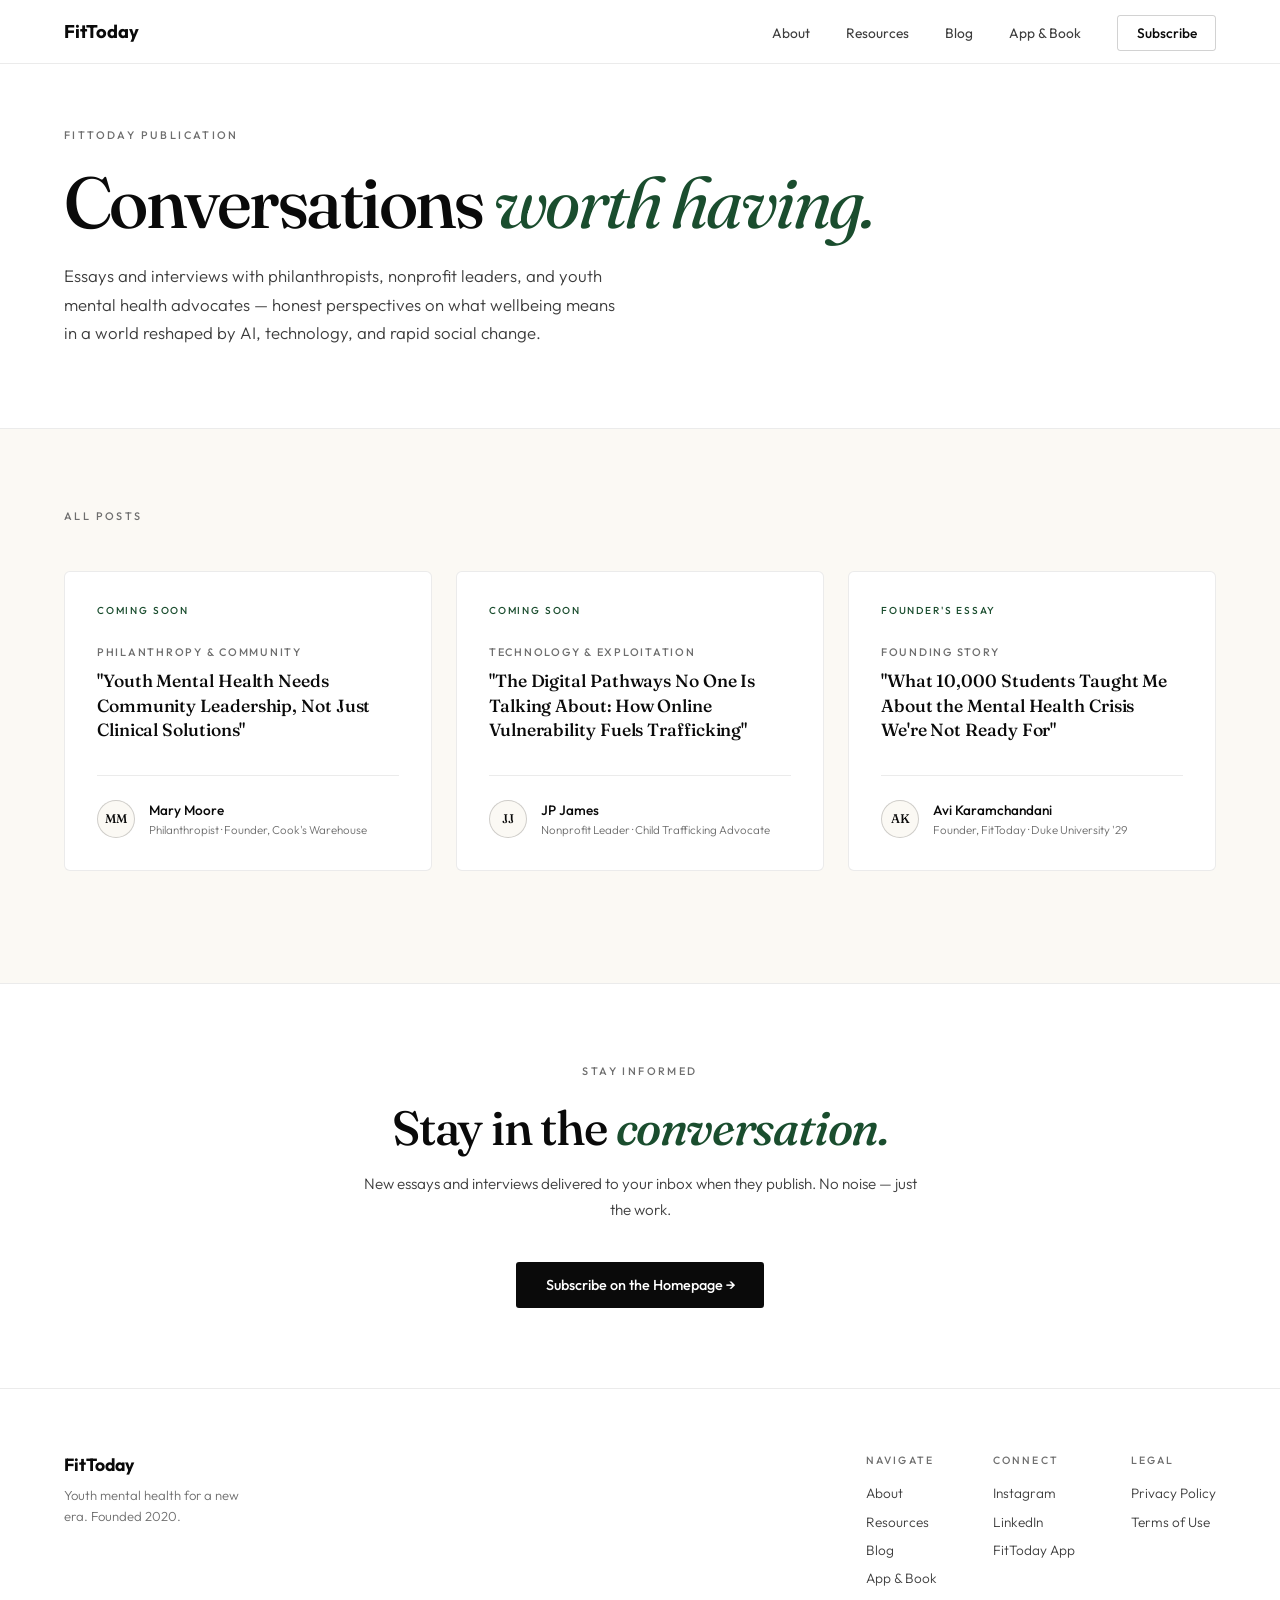
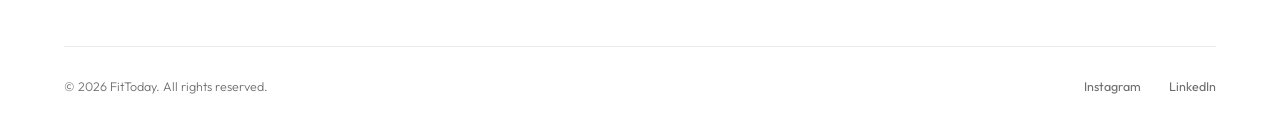
<file: blog/index.html>
<!DOCTYPE html>
<html lang="en">
<head>
  <meta charset="UTF-8">
  <meta name="viewport" content="width=device-width, initial-scale=1.0">

  <title>Blog — FitToday</title>
  <meta name="description" content="Honest conversations with philanthropists, nonprofit leaders, and youth mental health advocates on what wellbeing means in a new era.">
  <meta name="author" content="Avi Karamchandani">

  <meta property="og:type"        content="website">
  <meta property="og:url"         content="https://fittoday.co/blog/">
  <meta property="og:title"       content="Blog — FitToday">
  <meta property="og:description" content="Honest conversations with philanthropists, nonprofit leaders, and advocates on what youth mental health means today.">
  <meta property="og:image"       content="https://images.unsplash.com/photo-1469474968028-56623f02e42e?auto=format&fit=crop&w=1200&q=85">
  <meta name="twitter:card"       content="summary_large_image">

  <link rel="icon" href="/favicon.ico" type="image/x-icon">
  <link rel="preconnect" href="https://fonts.googleapis.com">
  <link rel="preconnect" href="https://fonts.gstatic.com" crossorigin>
  <link href="https://fonts.googleapis.com/css2?family=Fraunces:ital,opsz,wght@0,9..144,300;0,9..144,500;0,9..144,600;1,9..144,400&family=Outfit:wght@300;400;500;600;700&display=swap" rel="stylesheet">
  <link rel="stylesheet" href="../css/styles.css">

  <style>
    /* BLOG INDEX HEADER */
    .blog-index-header {
      padding: 8rem 5% 5rem;
      background: var(--white);
      border-bottom: 1px solid var(--border);
    }
    .blog-index-header .container { max-width: 1300px; }
    .blog-index-h1 {
      font-family: 'Fraunces', serif; font-weight: 500;
      font-size: clamp(2.5rem, 6vw, 4.5rem);
      line-height: 1.0; letter-spacing: -0.035em; color: var(--ink);
      margin-bottom: 1.5rem;
    }
    .blog-index-h1 em { font-style: italic; color: var(--accent); font-weight: 400; }
    .blog-index-sub {
      font-size: 1.05rem; color: var(--ink-2); font-weight: 300;
      line-height: 1.7; max-width: 560px;
    }

    /* ARCHIVE GRID */
    #archive { padding: 5rem 5% 7rem; background: var(--paper); }
    .archive-grid {
      display: grid;
      grid-template-columns: repeat(3, 1fr);
      gap: 1.5rem;
      margin-top: 3rem;
    }

    /* EMPTY STATE — shown when there are no published posts yet */
    .empty-state {
      grid-column: 1 / -1;
      text-align: center;
      padding: 4rem 2rem;
      border: 1px dashed var(--border-2);
      border-radius: 6px;
    }
    .empty-state p {
      font-size: 0.95rem; color: var(--ink-3); font-weight: 300; line-height: 1.7;
    }

    /* SUBSCRIBE CALLOUT */
    #subscribe-callout {
      padding: 5rem 5%; background: var(--white); border-top: 1px solid var(--border);
      text-align: center;
    }
    .subscribe-inner { max-width: 560px; margin: 0 auto; }
    .subscribe-sub {
      font-size: 0.95rem; color: var(--ink-2); line-height: 1.7; font-weight: 300;
      margin-bottom: 2.5rem; margin-top: 1rem;
    }

    /* RESPONSIVE */
    @media (max-width: 960px) {
      .archive-grid { grid-template-columns: 1fr 1fr; }
    }
    @media (max-width: 600px) {
      .archive-grid { grid-template-columns: 1fr; }
    }
  </style>
</head>
<body>

  <nav>
    <a href="/" class="nav-logo">FitToday</a>
    <ul class="nav-links">
      <li><a href="/#about">About</a></li>
      <li><a href="/resources.html">Resources</a></li>
      <li><a href="/blog/">Blog</a></li>
      <li><a href="/#access">App &amp; Book</a></li>
      <li><a href="/#subscribe" class="nav-cta">Subscribe</a></li>
    </ul>
    <button class="hamburger" id="hamburger" aria-label="Open menu">
      <span></span><span></span><span></span>
    </button>
  </nav>

  <div class="mobile-nav" id="mobileNav">
    <a href="/#about"         onclick="closeMobile()">About</a>
    <a href="/resources.html" onclick="closeMobile()">Resources</a>
    <a href="/blog/"          onclick="closeMobile()">Blog</a>
    <a href="/#access"        onclick="closeMobile()">App &amp; Book</a>
    <a href="/#subscribe"     onclick="closeMobile()">Subscribe</a>
  </div>

  <!-- HEADER -->
  <header class="blog-index-header">
    <div class="container">
      <span class="label reveal">FitToday Publication</span>
      <h1 class="blog-index-h1 reveal d1">
        Conversations <em>worth having.</em>
      </h1>
      <p class="blog-index-sub reveal d2">
        Essays and interviews with philanthropists, nonprofit leaders, and youth mental health advocates — honest perspectives on what wellbeing means in a world reshaped by AI, technology, and rapid social change.
      </p>
    </div>
  </header>

  <!-- ARCHIVE -->
  <section id="archive">
    <div class="container">
      <span class="label reveal">All Posts</span>

      <div class="archive-grid">

        <!-- ============================================================
             HOW TO ADD A NEW POST:
             Copy one of the <a class="blog-card"> blocks below and paste
             it here. Update the href, card-badge, card-topic, card-title,
             author-avatar initials, author-name, and author-role.

             To mark a post as published, change the card-badge text from
             "Coming Soon" to the publish date (e.g. "June 2026").
             ============================================================ -->

        <a href="mary-moore-community-leadership.html" class="blog-card reveal">
          <span class="card-badge">Coming Soon</span>
          <p class="card-topic">Philanthropy &amp; Community</p>
          <h2 class="card-title">"Youth Mental Health Needs Community Leadership, Not Just Clinical Solutions"</h2>
          <div class="card-author">
            <div class="author-avatar">MM</div>
            <div>
              <div class="author-name">Mary Moore</div>
              <div class="author-role">Philanthropist · Founder, Cook's Warehouse</div>
            </div>
          </div>
        </a>

        <a href="jp-james-digital-pathways.html" class="blog-card reveal d1">
          <span class="card-badge">Coming Soon</span>
          <p class="card-topic">Technology &amp; Exploitation</p>
          <h2 class="card-title">"The Digital Pathways No One Is Talking About: How Online Vulnerability Fuels Trafficking"</h2>
          <div class="card-author">
            <div class="author-avatar">JJ</div>
            <div>
              <div class="author-name">JP James</div>
              <div class="author-role">Nonprofit Leader · Child Trafficking Advocate</div>
            </div>
          </div>
        </a>

        <a href="founders-essay.html" class="blog-card reveal d2">
          <span class="card-badge">Founder's Essay</span>
          <p class="card-topic">Founding Story</p>
          <h2 class="card-title">"What 10,000 Students Taught Me About the Mental Health Crisis We're Not Ready For"</h2>
          <div class="card-author">
            <div class="author-avatar">AK</div>
            <div>
              <div class="author-name">Avi Karamchandani</div>
              <div class="author-role">Founder, FitToday · Duke University '29</div>
            </div>
          </div>
        </a>

      </div>
    </div>
  </section>

  <!-- SUBSCRIBE CALLOUT -->
  <section id="subscribe-callout">
    <div class="subscribe-inner">
      <span class="label reveal">Stay Informed</span>
      <h2 class="section-h2 reveal d1">Stay in the <em>conversation.</em></h2>
      <p class="subscribe-sub reveal d2">New essays and interviews delivered to your inbox when they publish. No noise — just the work.</p>
      <div class="reveal d3">
        <a href="/#subscribe" class="btn-dark">Subscribe on the Homepage →</a>
      </div>
    </div>
  </section>

  <!-- FOOTER -->
  <footer>
    <div class="footer-top">
      <div>
        <p class="footer-logo">FitToday</p>
        <p class="footer-tagline">Youth mental health for a new era. Founded 2020.</p>
      </div>
      <div class="footer-links">
        <div class="footer-col">
          <p class="footer-col-title">Navigate</p>
          <a href="/#about">About</a>
          <a href="/resources.html">Resources</a>
          <a href="/blog/">Blog</a>
          <a href="/#access">App &amp; Book</a>
        </div>
        <div class="footer-col">
          <p class="footer-col-title">Connect</p>
          <a href="https://www.instagram.com/fit2day_official/" target="_blank" rel="noopener">Instagram</a>
          <a href="https://www.linkedin.com/company/fittoday-co/about/" target="_blank" rel="noopener">LinkedIn</a>
          <a href="https://fittoday.health" target="_blank" rel="noopener">FitToday App</a>
        </div>
        <div class="footer-col">
          <p class="footer-col-title">Legal</p>
          <a href="#">Privacy Policy</a>
          <a href="#">Terms of Use</a>
        </div>
      </div>
    </div>
    <div class="footer-bottom">
      <p class="footer-copy">© 2026 FitToday. All rights reserved.</p>
      <div class="footer-social">
        <a href="https://www.instagram.com/fit2day_official/" target="_blank" rel="noopener">Instagram</a>
        <a href="https://www.linkedin.com/company/fittoday-co/about/" target="_blank" rel="noopener">LinkedIn</a>
      </div>
    </div>
  </footer>

  <script src="../js/main.js"></script>
</body>
</html>
</file>
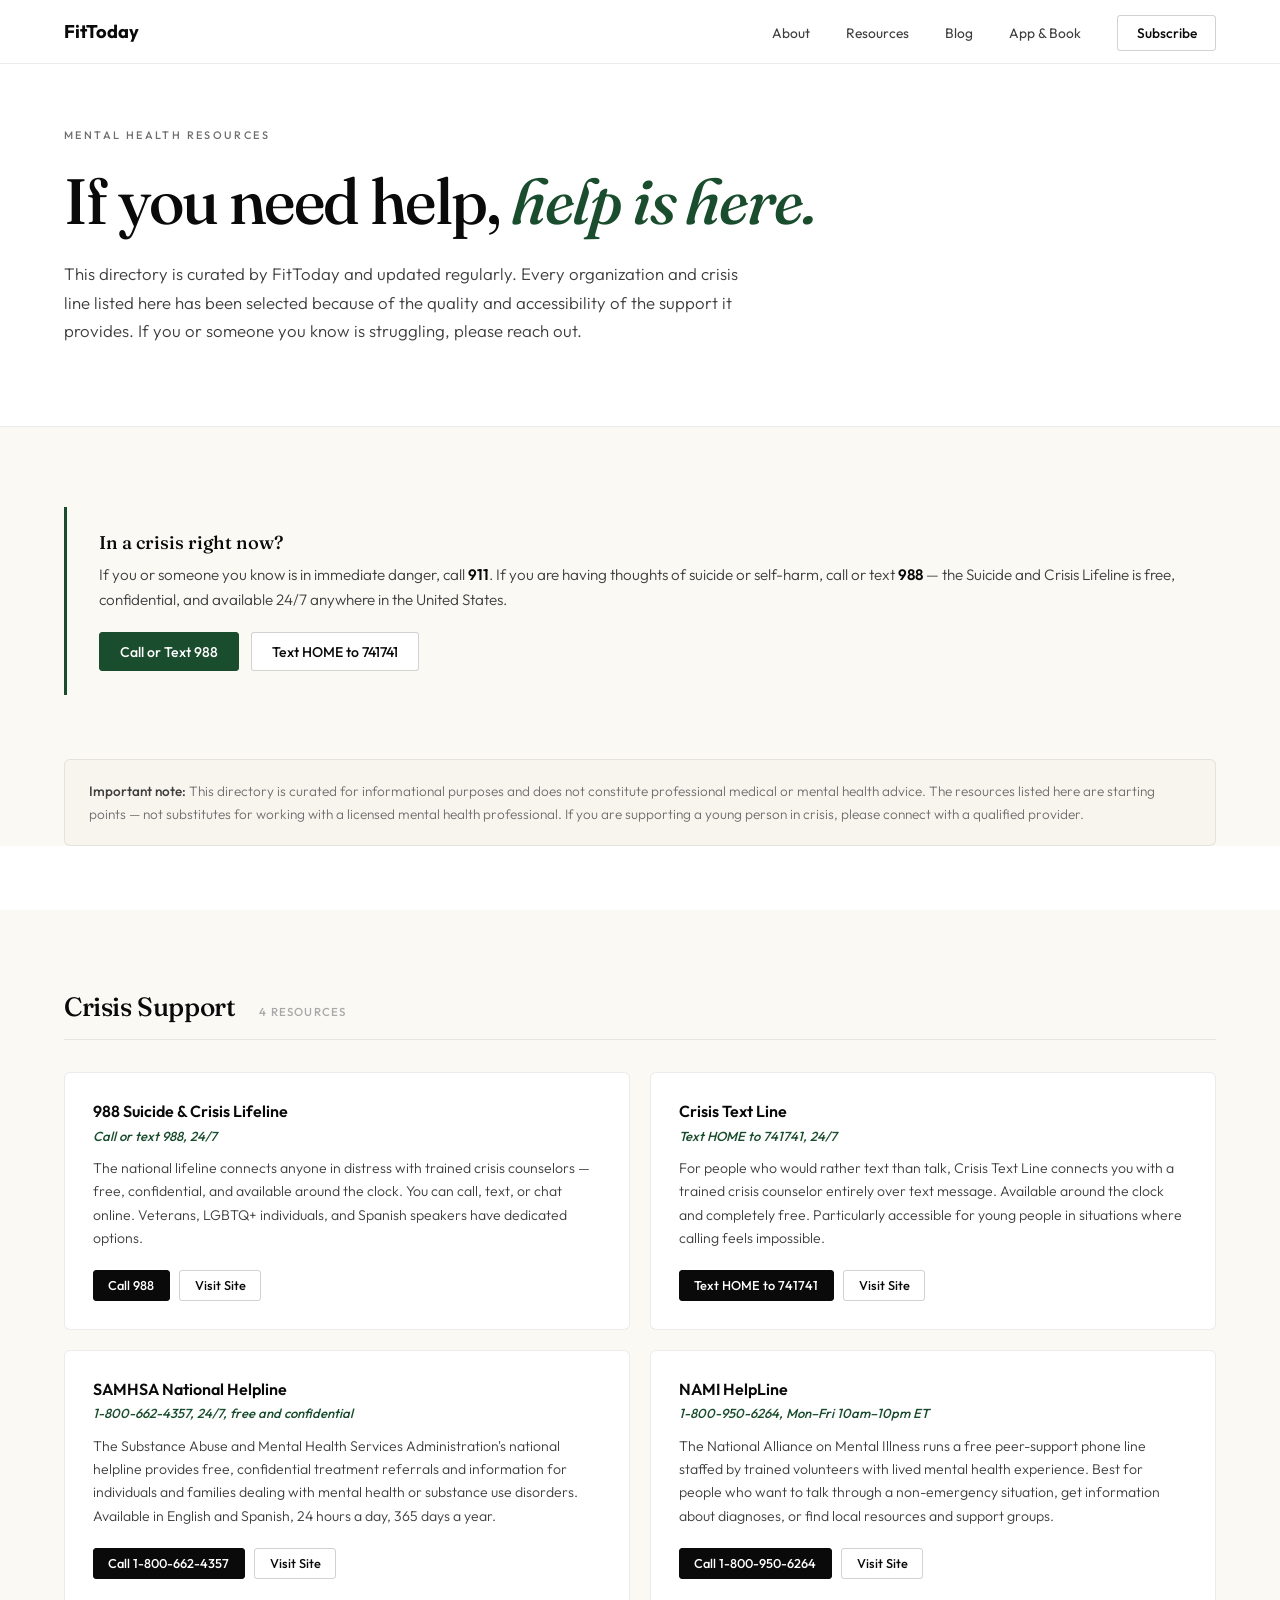
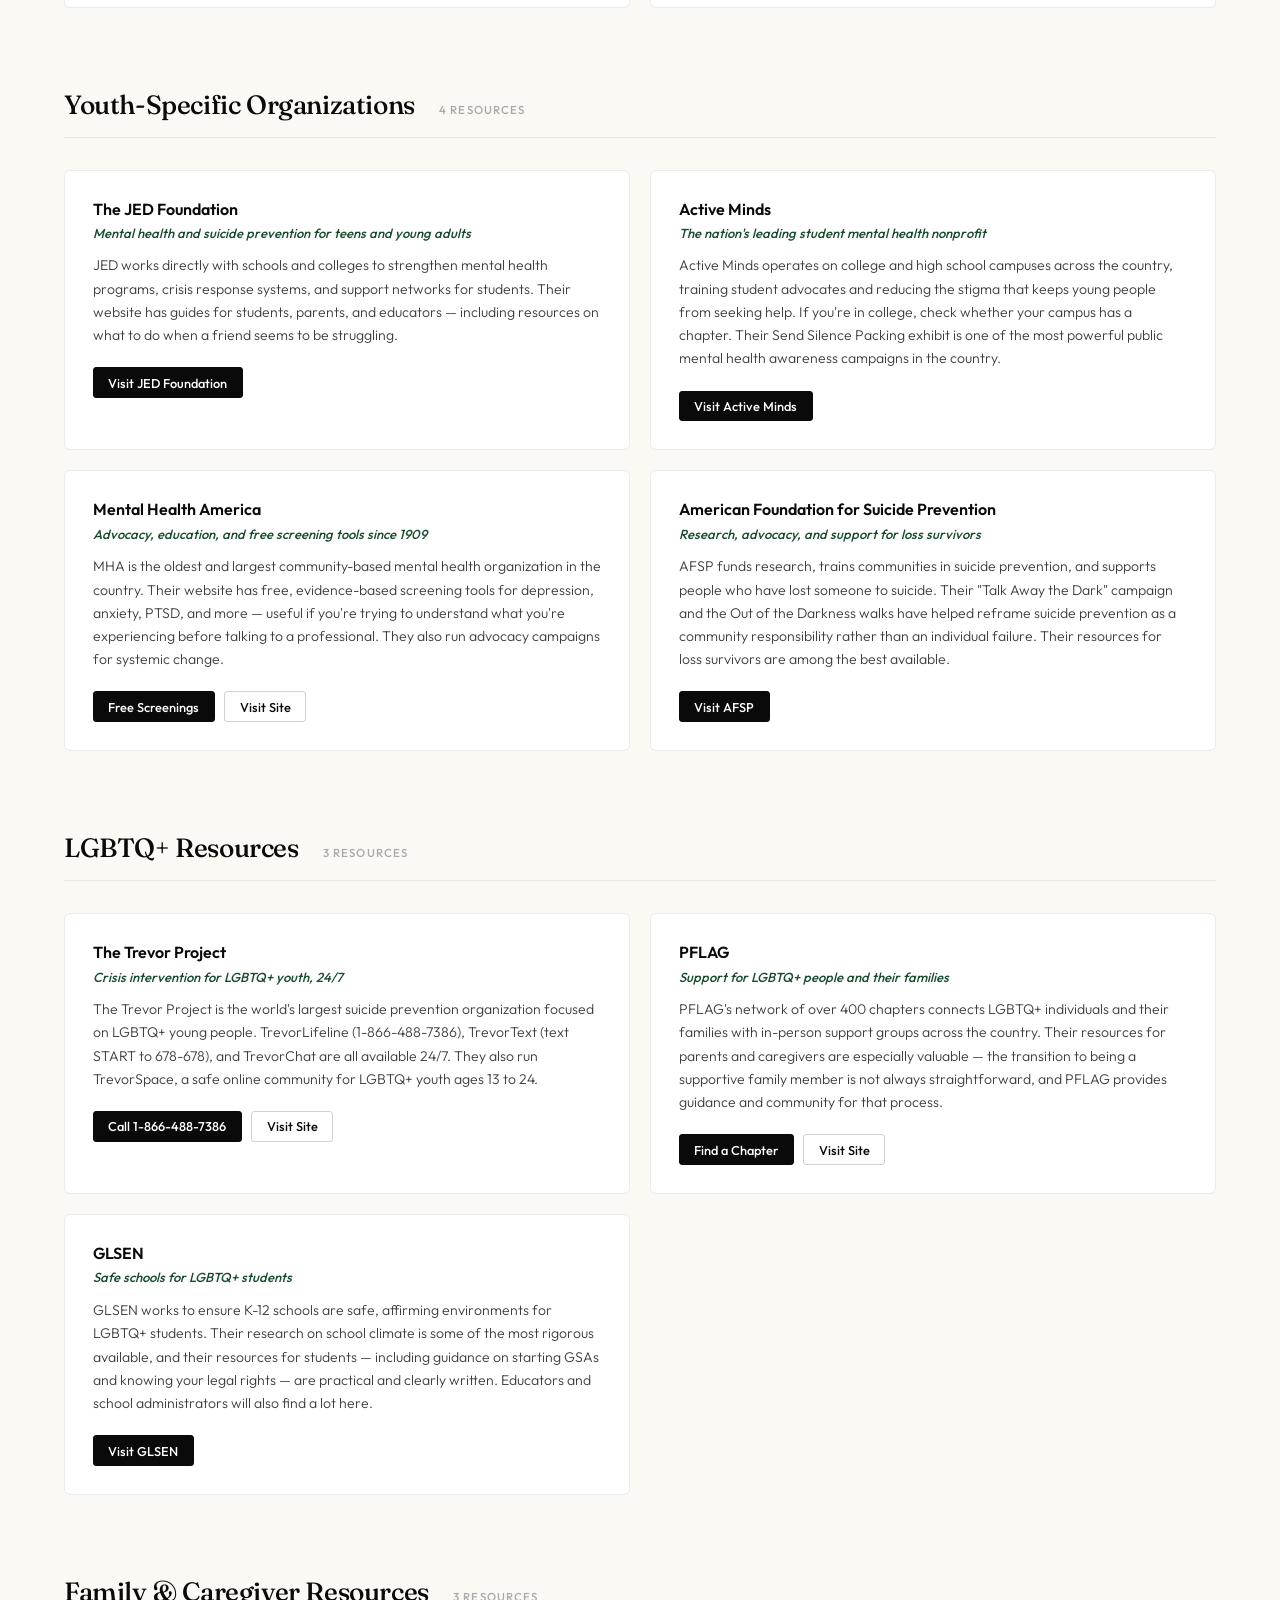
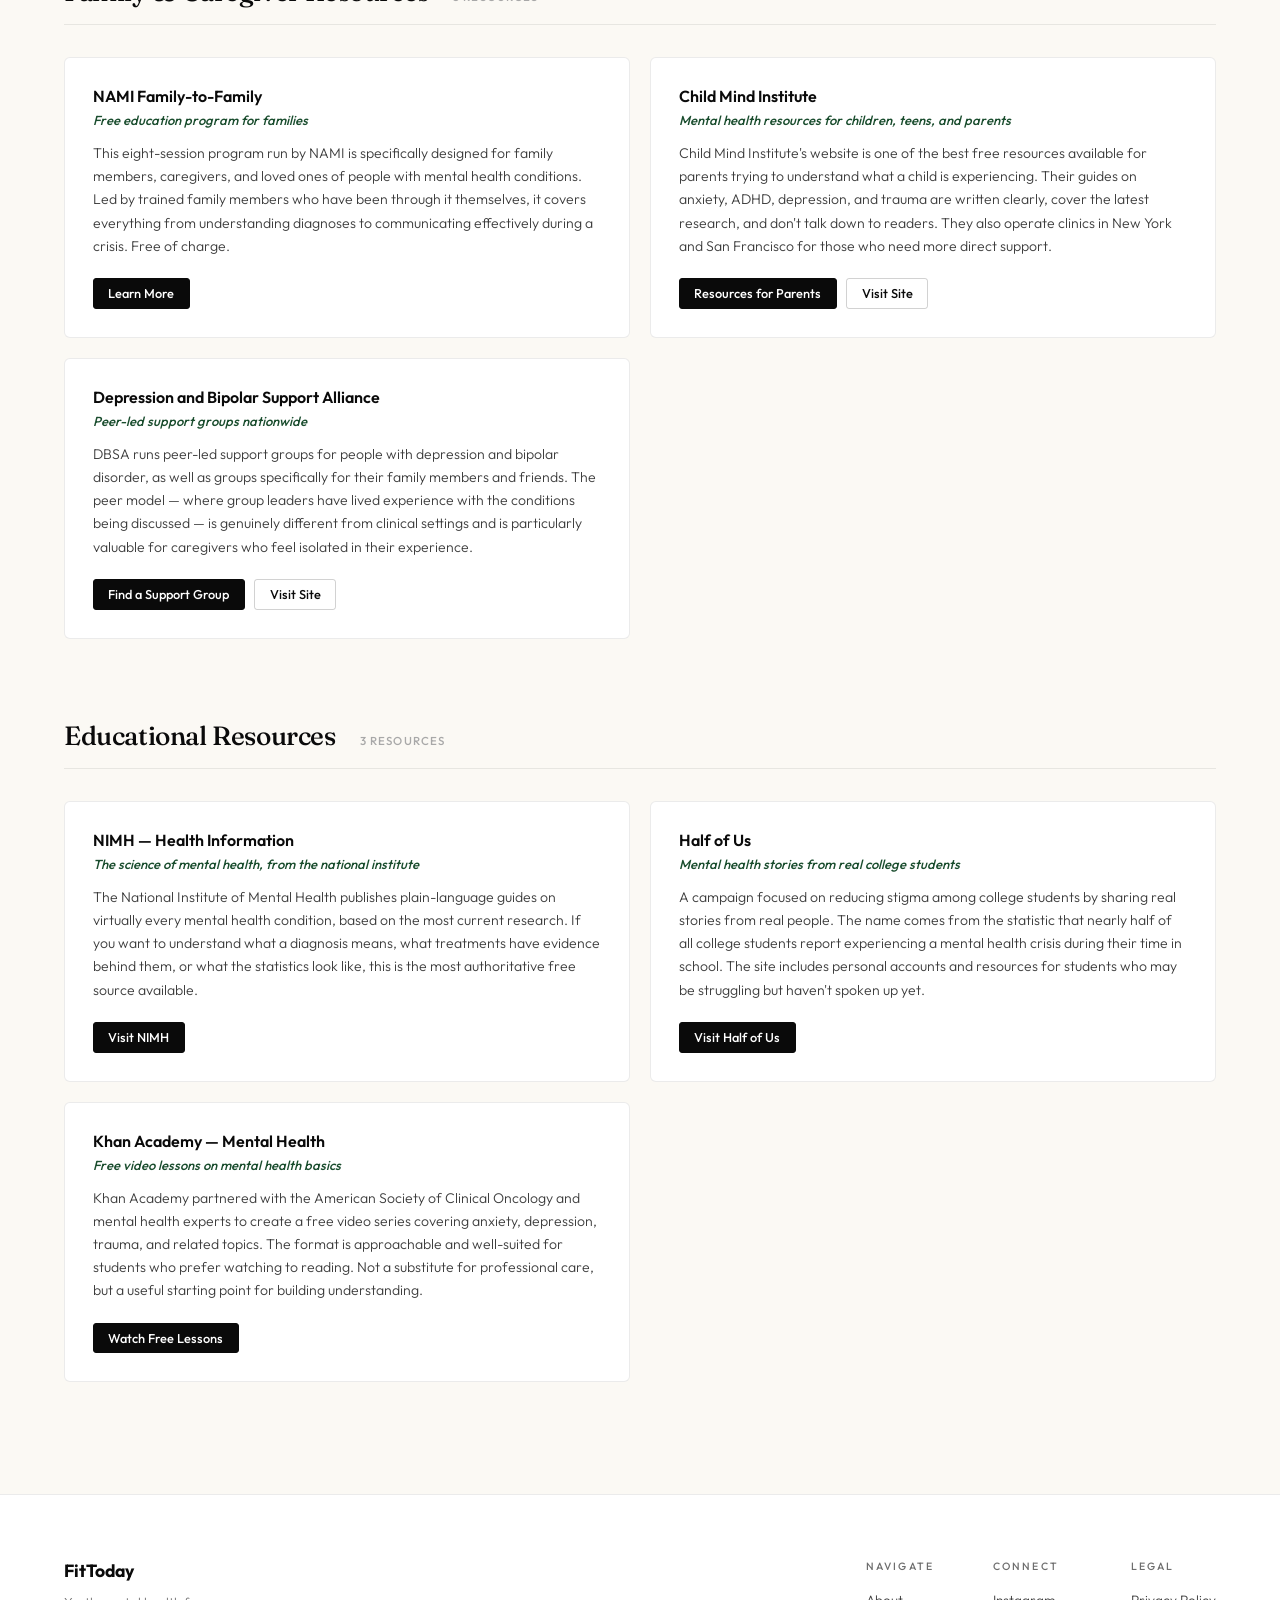
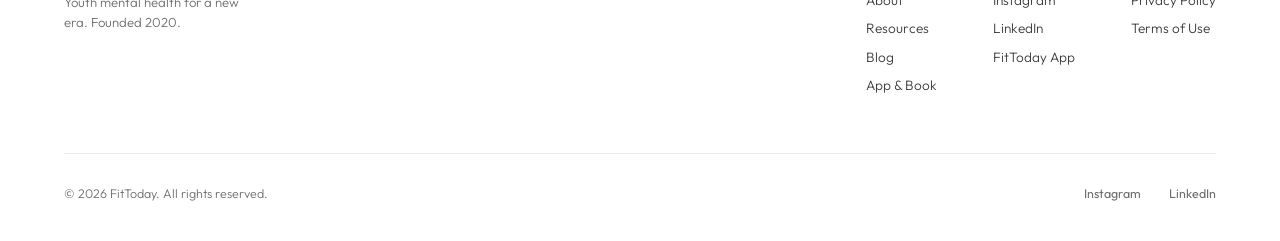
<file: resources.html>
<!DOCTYPE html>
<html lang="en">
<head>
  <meta charset="UTF-8">
  <meta name="viewport" content="width=device-width, initial-scale=1.0">

  <title>Mental Health Resources — FitToday</title>
  <meta name="description" content="A curated directory of mental health resources for young people, families, and caregivers. Crisis lines, youth-specific organizations, LGBTQ+ support, and more.">
  <meta name="author" content="Avi Karamchandani">

  <meta property="og:type"        content="website">
  <meta property="og:url"         content="https://fittoday.co/resources.html">
  <meta property="og:title"       content="Mental Health Resources — FitToday">
  <meta property="og:description" content="A curated directory of mental health resources for young people, families, and caregivers.">
  <meta property="og:image"       content="https://images.unsplash.com/photo-1469474968028-56623f02e42e?auto=format&fit=crop&w=1200&q=85">
  <meta name="twitter:card"       content="summary_large_image">

  <link rel="icon" href="/favicon.ico" type="image/x-icon">
  <link rel="preconnect" href="https://fonts.googleapis.com">
  <link rel="preconnect" href="https://fonts.gstatic.com" crossorigin>
  <link href="https://fonts.googleapis.com/css2?family=Fraunces:ital,opsz,wght@0,9..144,300;0,9..144,500;0,9..144,600;1,9..144,400&family=Outfit:wght@300;400;500;600;700&display=swap" rel="stylesheet">
  <link rel="stylesheet" href="css/styles.css">

  <style>
    /* PAGE HEADER */
    .res-page-header {
      padding: 8rem 5% 5rem;
      background: var(--white);
      border-bottom: 1px solid var(--border);
    }

    /* CRISIS BANNER */
    .crisis-banner {
      background: var(--paper);
      border-left: 3px solid var(--accent);
      padding: 1.5rem 2rem;
      border-radius: 0 6px 6px 0;
      margin-bottom: 4rem;
    }
    .crisis-banner-title {
      font-family: 'Fraunces', serif; font-weight: 500;
      font-size: 1.15rem; color: var(--ink); margin-bottom: 0.5rem;
    }
    .crisis-banner-body { font-size: 0.95rem; color: var(--ink-2); line-height: 1.65; font-weight: 300; }
    .crisis-banner-body strong { color: var(--ink); font-weight: 600; }
    .crisis-banner-actions { display: flex; gap: 0.75rem; flex-wrap: wrap; margin-top: 1.25rem; }
    .crisis-action {
      font-family: 'Outfit', sans-serif; font-size: 0.88rem; font-weight: 500;
      color: var(--white); background: var(--accent); text-decoration: none;
      padding: 0.6rem 1.25rem; border-radius: 3px; border: 1px solid var(--accent);
      transition: background 0.2s;
    }
    .crisis-action:hover { background: #153d24; }
    .crisis-action.outline {
      color: var(--ink); background: var(--white); border-color: var(--border-2);
    }
    .crisis-action.outline:hover { background: var(--ink); color: var(--white); border-color: var(--ink); }

    /* DISCLAIMER */
    .disclaimer {
      background: var(--warm); border: 1px solid var(--border);
      border-radius: 6px; padding: 1.25rem 1.5rem; margin-bottom: 4rem;
    }
    .disclaimer p { font-size: 0.85rem; color: var(--ink-3); line-height: 1.65; font-weight: 300; }
    .disclaimer strong { color: var(--ink-2); font-weight: 500; }

    /* RESOURCE CATEGORIES */
    #resource-categories { padding: 5rem 5% 7rem; background: var(--paper); }

    .res-category { margin-bottom: 5rem; }
    .res-category:last-child { margin-bottom: 0; }

    .res-category-header {
      display: flex; align-items: baseline; gap: 1.5rem;
      margin-bottom: 2rem; padding-bottom: 1rem;
      border-bottom: 1px solid var(--border);
    }
    .res-category-title {
      font-family: 'Fraunces', serif; font-weight: 500;
      font-size: 1.65rem; color: var(--ink); letter-spacing: -0.015em;
    }
    .res-category-count {
      font-size: 0.72rem; font-weight: 500; color: var(--ink-4);
      letter-spacing: 0.1em; text-transform: uppercase;
    }

    .res-cards { display: grid; grid-template-columns: 1fr 1fr; gap: 1.25rem; }

    .res-card {
      background: var(--white); border: 1px solid var(--border);
      border-radius: 6px; padding: 1.75rem; transition: border-color 0.2s, box-shadow 0.2s;
    }
    .res-card:hover { border-color: var(--border-2); box-shadow: 0 4px 16px -8px rgba(10,10,10,0.07); }

    .res-card-name {
      font-weight: 600; font-size: 1rem; color: var(--ink);
      margin-bottom: 0.4rem; display: flex; align-items: center; justify-content: space-between; gap: 1rem;
    }
    .res-card-name a { text-decoration: none; transition: color 0.2s; }
    .res-card-name a:hover { color: var(--accent); }

    .res-card-tagline {
      font-size: 0.82rem; color: var(--accent); font-weight: 500;
      margin-bottom: 0.85rem; font-style: italic;
    }

    .res-card-desc {
      font-size: 0.88rem; color: var(--ink-2); line-height: 1.65;
      font-weight: 300; margin-bottom: 1.25rem;
    }

    .res-card-actions { display: flex; gap: 0.6rem; flex-wrap: wrap; }
    .res-card-action {
      font-family: 'Outfit', sans-serif; font-size: 0.8rem; font-weight: 500;
      color: var(--ink); text-decoration: none; padding: 0.4rem 0.9rem;
      border: 1px solid var(--border-2); border-radius: 3px;
      transition: background 0.2s, color 0.2s, border-color 0.2s; white-space: nowrap;
    }
    .res-card-action:hover { background: var(--ink); color: var(--white); border-color: var(--ink); }
    .res-card-action.primary { background: var(--ink); color: var(--white); border-color: var(--ink); }
    .res-card-action.primary:hover { background: #2A2A2A; }

    /* RESPONSIVE */
    @media (max-width: 960px) {
      .res-cards { grid-template-columns: 1fr; }
    }
  </style>
</head>
<body>

  <nav>
    <a href="/" class="nav-logo">FitToday</a>
    <ul class="nav-links">
      <li><a href="/#about">About</a></li>
      <li><a href="/resources.html">Resources</a></li>
      <li><a href="/blog/">Blog</a></li>
      <li><a href="/#access">App &amp; Book</a></li>
      <li><a href="/#subscribe" class="nav-cta">Subscribe</a></li>
    </ul>
    <button class="hamburger" id="hamburger" aria-label="Open menu">
      <span></span><span></span><span></span>
    </button>
  </nav>

  <div class="mobile-nav" id="mobileNav">
    <a href="/#about"        onclick="closeMobile()">About</a>
    <a href="/resources.html" onclick="closeMobile()">Resources</a>
    <a href="/blog/"         onclick="closeMobile()">Blog</a>
    <a href="/#access"       onclick="closeMobile()">App &amp; Book</a>
    <a href="/#subscribe"    onclick="closeMobile()">Subscribe</a>
  </div>

  <!-- PAGE HEADER -->
  <header class="res-page-header">
    <div class="container">
      <span class="label reveal">Mental Health Resources</span>
      <h1 class="section-h2 reveal d1" style="font-size:clamp(2.25rem,5vw,4rem);max-width:none;">
        If you need help, <em>help is here.</em>
      </h1>
      <p class="section-sub reveal d2" style="max-width:700px;margin-top:1.5rem;">
        This directory is curated by FitToday and updated regularly. Every organization and crisis line listed here has been selected because of the quality and accessibility of the support it provides. If you or someone you know is struggling, please reach out.
      </p>
    </div>
  </header>

  <!-- MAIN RESOURCE CONTENT -->
  <main>
    <div style="padding:5rem 5% 0; background:var(--paper);">
      <div class="container">

        <!-- CRISIS BANNER -->
        <div class="crisis-banner reveal">
          <h2 class="crisis-banner-title">In a crisis right now?</h2>
          <p class="crisis-banner-body">
            If you or someone you know is in immediate danger, call <strong>911</strong>. If you are having thoughts of suicide or self-harm, call or text <strong>988</strong> — the Suicide and Crisis Lifeline is free, confidential, and available 24/7 anywhere in the United States.
          </p>
          <div class="crisis-banner-actions">
            <a href="tel:988" class="crisis-action">Call or Text 988</a>
            <a href="sms:741741?body=HOME" class="crisis-action outline">Text HOME to 741741</a>
          </div>
        </div>

        <!-- DISCLAIMER -->
        <div class="disclaimer reveal">
          <p>
            <strong>Important note:</strong> This directory is curated for informational purposes and does not constitute professional medical or mental health advice. The resources listed here are starting points — not substitutes for working with a licensed mental health professional. If you are supporting a young person in crisis, please connect with a qualified provider.
          </p>
        </div>

      </div>
    </div>

    <!-- CATEGORIES -->
    <section id="resource-categories">
      <div class="container">

        <!-- 1. CRISIS SUPPORT -->
        <div class="res-category">
          <div class="res-category-header reveal">
            <h2 class="res-category-title">Crisis Support</h2>
            <span class="res-category-count">4 resources</span>
          </div>
          <div class="res-cards">

            <div class="res-card reveal">
              <div class="res-card-name"><a href="https://988lifeline.org" target="_blank" rel="noopener">988 Suicide &amp; Crisis Lifeline</a></div>
              <p class="res-card-tagline">Call or text 988, 24/7</p>
              <p class="res-card-desc">The national lifeline connects anyone in distress with trained crisis counselors — free, confidential, and available around the clock. You can call, text, or chat online. Veterans, LGBTQ+ individuals, and Spanish speakers have dedicated options.</p>
              <div class="res-card-actions">
                <a href="tel:988" class="res-card-action primary">Call 988</a>
                <a href="https://988lifeline.org" target="_blank" rel="noopener" class="res-card-action">Visit Site</a>
              </div>
            </div>

            <div class="res-card reveal d1">
              <div class="res-card-name"><a href="https://www.crisistextline.org" target="_blank" rel="noopener">Crisis Text Line</a></div>
              <p class="res-card-tagline">Text HOME to 741741, 24/7</p>
              <p class="res-card-desc">For people who would rather text than talk, Crisis Text Line connects you with a trained crisis counselor entirely over text message. Available around the clock and completely free. Particularly accessible for young people in situations where calling feels impossible.</p>
              <div class="res-card-actions">
                <a href="sms:741741?body=HOME" class="res-card-action primary">Text HOME to 741741</a>
                <a href="https://www.crisistextline.org" target="_blank" rel="noopener" class="res-card-action">Visit Site</a>
              </div>
            </div>

            <div class="res-card reveal">
              <div class="res-card-name"><a href="https://www.samhsa.gov/find-help/national-helpline" target="_blank" rel="noopener">SAMHSA National Helpline</a></div>
              <p class="res-card-tagline">1-800-662-4357, 24/7, free and confidential</p>
              <p class="res-card-desc">The Substance Abuse and Mental Health Services Administration's national helpline provides free, confidential treatment referrals and information for individuals and families dealing with mental health or substance use disorders. Available in English and Spanish, 24 hours a day, 365 days a year.</p>
              <div class="res-card-actions">
                <a href="tel:18006624357" class="res-card-action primary">Call 1-800-662-4357</a>
                <a href="https://www.samhsa.gov/find-help/national-helpline" target="_blank" rel="noopener" class="res-card-action">Visit Site</a>
              </div>
            </div>

            <div class="res-card reveal d1">
              <div class="res-card-name"><a href="https://www.nami.org/Support-Education/NAMI-HelpLine" target="_blank" rel="noopener">NAMI HelpLine</a></div>
              <p class="res-card-tagline">1-800-950-6264, Mon–Fri 10am–10pm ET</p>
              <p class="res-card-desc">The National Alliance on Mental Illness runs a free peer-support phone line staffed by trained volunteers with lived mental health experience. Best for people who want to talk through a non-emergency situation, get information about diagnoses, or find local resources and support groups.</p>
              <div class="res-card-actions">
                <a href="tel:18009506264" class="res-card-action primary">Call 1-800-950-6264</a>
                <a href="https://www.nami.org/Support-Education/NAMI-HelpLine" target="_blank" rel="noopener" class="res-card-action">Visit Site</a>
              </div>
            </div>

          </div>
        </div>

        <!-- 2. YOUTH-SPECIFIC ORGANIZATIONS -->
        <div class="res-category">
          <div class="res-category-header reveal">
            <h2 class="res-category-title">Youth-Specific Organizations</h2>
            <span class="res-category-count">4 resources</span>
          </div>
          <div class="res-cards">

            <div class="res-card reveal">
              <div class="res-card-name"><a href="https://jedfoundation.org" target="_blank" rel="noopener">The JED Foundation</a></div>
              <p class="res-card-tagline">Mental health and suicide prevention for teens and young adults</p>
              <p class="res-card-desc">JED works directly with schools and colleges to strengthen mental health programs, crisis response systems, and support networks for students. Their website has guides for students, parents, and educators — including resources on what to do when a friend seems to be struggling.</p>
              <div class="res-card-actions">
                <a href="https://jedfoundation.org" target="_blank" rel="noopener" class="res-card-action primary">Visit JED Foundation</a>
              </div>
            </div>

            <div class="res-card reveal d1">
              <div class="res-card-name"><a href="https://www.activeminds.org" target="_blank" rel="noopener">Active Minds</a></div>
              <p class="res-card-tagline">The nation's leading student mental health nonprofit</p>
              <p class="res-card-desc">Active Minds operates on college and high school campuses across the country, training student advocates and reducing the stigma that keeps young people from seeking help. If you're in college, check whether your campus has a chapter. Their Send Silence Packing exhibit is one of the most powerful public mental health awareness campaigns in the country.</p>
              <div class="res-card-actions">
                <a href="https://www.activeminds.org" target="_blank" rel="noopener" class="res-card-action primary">Visit Active Minds</a>
              </div>
            </div>

            <div class="res-card reveal">
              <div class="res-card-name"><a href="https://mhanational.org" target="_blank" rel="noopener">Mental Health America</a></div>
              <p class="res-card-tagline">Advocacy, education, and free screening tools since 1909</p>
              <p class="res-card-desc">MHA is the oldest and largest community-based mental health organization in the country. Their website has free, evidence-based screening tools for depression, anxiety, PTSD, and more — useful if you're trying to understand what you're experiencing before talking to a professional. They also run advocacy campaigns for systemic change.</p>
              <div class="res-card-actions">
                <a href="https://mhanational.org/mental-health-screening" target="_blank" rel="noopener" class="res-card-action primary">Free Screenings</a>
                <a href="https://mhanational.org" target="_blank" rel="noopener" class="res-card-action">Visit Site</a>
              </div>
            </div>

            <div class="res-card reveal d1">
              <div class="res-card-name"><a href="https://afsp.org" target="_blank" rel="noopener">American Foundation for Suicide Prevention</a></div>
              <p class="res-card-tagline">Research, advocacy, and support for loss survivors</p>
              <p class="res-card-desc">AFSP funds research, trains communities in suicide prevention, and supports people who have lost someone to suicide. Their "Talk Away the Dark" campaign and the Out of the Darkness walks have helped reframe suicide prevention as a community responsibility rather than an individual failure. Their resources for loss survivors are among the best available.</p>
              <div class="res-card-actions">
                <a href="https://afsp.org" target="_blank" rel="noopener" class="res-card-action primary">Visit AFSP</a>
              </div>
            </div>

          </div>
        </div>

        <!-- 3. LGBTQ+ RESOURCES -->
        <div class="res-category">
          <div class="res-category-header reveal">
            <h2 class="res-category-title">LGBTQ+ Resources</h2>
            <span class="res-category-count">3 resources</span>
          </div>
          <div class="res-cards">

            <div class="res-card reveal">
              <div class="res-card-name"><a href="https://www.thetrevorproject.org" target="_blank" rel="noopener">The Trevor Project</a></div>
              <p class="res-card-tagline">Crisis intervention for LGBTQ+ youth, 24/7</p>
              <p class="res-card-desc">The Trevor Project is the world's largest suicide prevention organization focused on LGBTQ+ young people. TrevorLifeline (1-866-488-7386), TrevorText (text START to 678-678), and TrevorChat are all available 24/7. They also run TrevorSpace, a safe online community for LGBTQ+ youth ages 13 to 24.</p>
              <div class="res-card-actions">
                <a href="tel:18664887386" class="res-card-action primary">Call 1-866-488-7386</a>
                <a href="https://www.thetrevorproject.org" target="_blank" rel="noopener" class="res-card-action">Visit Site</a>
              </div>
            </div>

            <div class="res-card reveal d1">
              <div class="res-card-name"><a href="https://pflag.org" target="_blank" rel="noopener">PFLAG</a></div>
              <p class="res-card-tagline">Support for LGBTQ+ people and their families</p>
              <p class="res-card-desc">PFLAG's network of over 400 chapters connects LGBTQ+ individuals and their families with in-person support groups across the country. Their resources for parents and caregivers are especially valuable — the transition to being a supportive family member is not always straightforward, and PFLAG provides guidance and community for that process.</p>
              <div class="res-card-actions">
                <a href="https://pflag.org/find-a-chapter/" target="_blank" rel="noopener" class="res-card-action primary">Find a Chapter</a>
                <a href="https://pflag.org" target="_blank" rel="noopener" class="res-card-action">Visit Site</a>
              </div>
            </div>

            <div class="res-card reveal">
              <div class="res-card-name"><a href="https://www.glsen.org" target="_blank" rel="noopener">GLSEN</a></div>
              <p class="res-card-tagline">Safe schools for LGBTQ+ students</p>
              <p class="res-card-desc">GLSEN works to ensure K-12 schools are safe, affirming environments for LGBTQ+ students. Their research on school climate is some of the most rigorous available, and their resources for students — including guidance on starting GSAs and knowing your legal rights — are practical and clearly written. Educators and school administrators will also find a lot here.</p>
              <div class="res-card-actions">
                <a href="https://www.glsen.org" target="_blank" rel="noopener" class="res-card-action primary">Visit GLSEN</a>
              </div>
            </div>

          </div>
        </div>

        <!-- 4. FAMILY AND CAREGIVER RESOURCES -->
        <div class="res-category">
          <div class="res-category-header reveal">
            <h2 class="res-category-title">Family &amp; Caregiver Resources</h2>
            <span class="res-category-count">3 resources</span>
          </div>
          <div class="res-cards">

            <div class="res-card reveal">
              <div class="res-card-name"><a href="https://www.nami.org/Support-Education/Mental-Health-Education/NAMI-Family-to-Family" target="_blank" rel="noopener">NAMI Family-to-Family</a></div>
              <p class="res-card-tagline">Free education program for families</p>
              <p class="res-card-desc">This eight-session program run by NAMI is specifically designed for family members, caregivers, and loved ones of people with mental health conditions. Led by trained family members who have been through it themselves, it covers everything from understanding diagnoses to communicating effectively during a crisis. Free of charge.</p>
              <div class="res-card-actions">
                <a href="https://www.nami.org/Support-Education/Mental-Health-Education/NAMI-Family-to-Family" target="_blank" rel="noopener" class="res-card-action primary">Learn More</a>
              </div>
            </div>

            <div class="res-card reveal d1">
              <div class="res-card-name"><a href="https://childmind.org" target="_blank" rel="noopener">Child Mind Institute</a></div>
              <p class="res-card-tagline">Mental health resources for children, teens, and parents</p>
              <p class="res-card-desc">Child Mind Institute's website is one of the best free resources available for parents trying to understand what a child is experiencing. Their guides on anxiety, ADHD, depression, and trauma are written clearly, cover the latest research, and don't talk down to readers. They also operate clinics in New York and San Francisco for those who need more direct support.</p>
              <div class="res-card-actions">
                <a href="https://childmind.org/topics/for-parents/" target="_blank" rel="noopener" class="res-card-action primary">Resources for Parents</a>
                <a href="https://childmind.org" target="_blank" rel="noopener" class="res-card-action">Visit Site</a>
              </div>
            </div>

            <div class="res-card reveal">
              <div class="res-card-name"><a href="https://www.dbsalliance.org" target="_blank" rel="noopener">Depression and Bipolar Support Alliance</a></div>
              <p class="res-card-tagline">Peer-led support groups nationwide</p>
              <p class="res-card-desc">DBSA runs peer-led support groups for people with depression and bipolar disorder, as well as groups specifically for their family members and friends. The peer model — where group leaders have lived experience with the conditions being discussed — is genuinely different from clinical settings and is particularly valuable for caregivers who feel isolated in their experience.</p>
              <div class="res-card-actions">
                <a href="https://www.dbsalliance.org/support/chapters-and-support-groups/find-a-support-group/" target="_blank" rel="noopener" class="res-card-action primary">Find a Support Group</a>
                <a href="https://www.dbsalliance.org" target="_blank" rel="noopener" class="res-card-action">Visit Site</a>
              </div>
            </div>

          </div>
        </div>

        <!-- 5. EDUCATIONAL RESOURCES -->
        <div class="res-category">
          <div class="res-category-header reveal">
            <h2 class="res-category-title">Educational Resources</h2>
            <span class="res-category-count">3 resources</span>
          </div>
          <div class="res-cards">

            <div class="res-card reveal">
              <div class="res-card-name"><a href="https://www.nimh.nih.gov/health" target="_blank" rel="noopener">NIMH — Health Information</a></div>
              <p class="res-card-tagline">The science of mental health, from the national institute</p>
              <p class="res-card-desc">The National Institute of Mental Health publishes plain-language guides on virtually every mental health condition, based on the most current research. If you want to understand what a diagnosis means, what treatments have evidence behind them, or what the statistics look like, this is the most authoritative free source available.</p>
              <div class="res-card-actions">
                <a href="https://www.nimh.nih.gov/health" target="_blank" rel="noopener" class="res-card-action primary">Visit NIMH</a>
              </div>
            </div>

            <div class="res-card reveal d1">
              <div class="res-card-name"><a href="https://www.half-of-us.com" target="_blank" rel="noopener">Half of Us</a></div>
              <p class="res-card-tagline">Mental health stories from real college students</p>
              <p class="res-card-desc">A campaign focused on reducing stigma among college students by sharing real stories from real people. The name comes from the statistic that nearly half of all college students report experiencing a mental health crisis during their time in school. The site includes personal accounts and resources for students who may be struggling but haven't spoken up yet.</p>
              <div class="res-card-actions">
                <a href="https://www.half-of-us.com" target="_blank" rel="noopener" class="res-card-action primary">Visit Half of Us</a>
              </div>
            </div>

            <div class="res-card reveal">
              <div class="res-card-name"><a href="https://www.khanacademy.org/college-careers-more/mental-health" target="_blank" rel="noopener">Khan Academy — Mental Health</a></div>
              <p class="res-card-tagline">Free video lessons on mental health basics</p>
              <p class="res-card-desc">Khan Academy partnered with the American Society of Clinical Oncology and mental health experts to create a free video series covering anxiety, depression, trauma, and related topics. The format is approachable and well-suited for students who prefer watching to reading. Not a substitute for professional care, but a useful starting point for building understanding.</p>
              <div class="res-card-actions">
                <a href="https://www.khanacademy.org/college-careers-more/mental-health" target="_blank" rel="noopener" class="res-card-action primary">Watch Free Lessons</a>
              </div>
            </div>

          </div>
        </div>

      </div>
    </section>
  </main>

  <!-- FOOTER -->
  <footer>
    <div class="footer-top">
      <div>
        <p class="footer-logo">FitToday</p>
        <p class="footer-tagline">Youth mental health for a new era. Founded 2020.</p>
      </div>
      <div class="footer-links">
        <div class="footer-col">
          <p class="footer-col-title">Navigate</p>
          <a href="/#about">About</a>
          <a href="/resources.html">Resources</a>
          <a href="/blog/">Blog</a>
          <a href="/#access">App &amp; Book</a>
        </div>
        <div class="footer-col">
          <p class="footer-col-title">Connect</p>
          <a href="https://www.instagram.com/fit2day_official/" target="_blank" rel="noopener">Instagram</a>
          <a href="https://www.linkedin.com/company/fittoday-co/about/" target="_blank" rel="noopener">LinkedIn</a>
          <a href="https://fittoday.health" target="_blank" rel="noopener">FitToday App</a>
        </div>
        <div class="footer-col">
          <p class="footer-col-title">Legal</p>
          <a href="#">Privacy Policy</a>
          <a href="#">Terms of Use</a>
        </div>
      </div>
    </div>
    <div class="footer-bottom">
      <p class="footer-copy">© 2026 FitToday. All rights reserved.</p>
      <div class="footer-social">
        <a href="https://www.instagram.com/fit2day_official/" target="_blank" rel="noopener">Instagram</a>
        <a href="https://www.linkedin.com/company/fittoday-co/about/" target="_blank" rel="noopener">LinkedIn</a>
      </div>
    </div>
  </footer>

  <script src="js/main.js"></script>
</body>
</html>
</file>
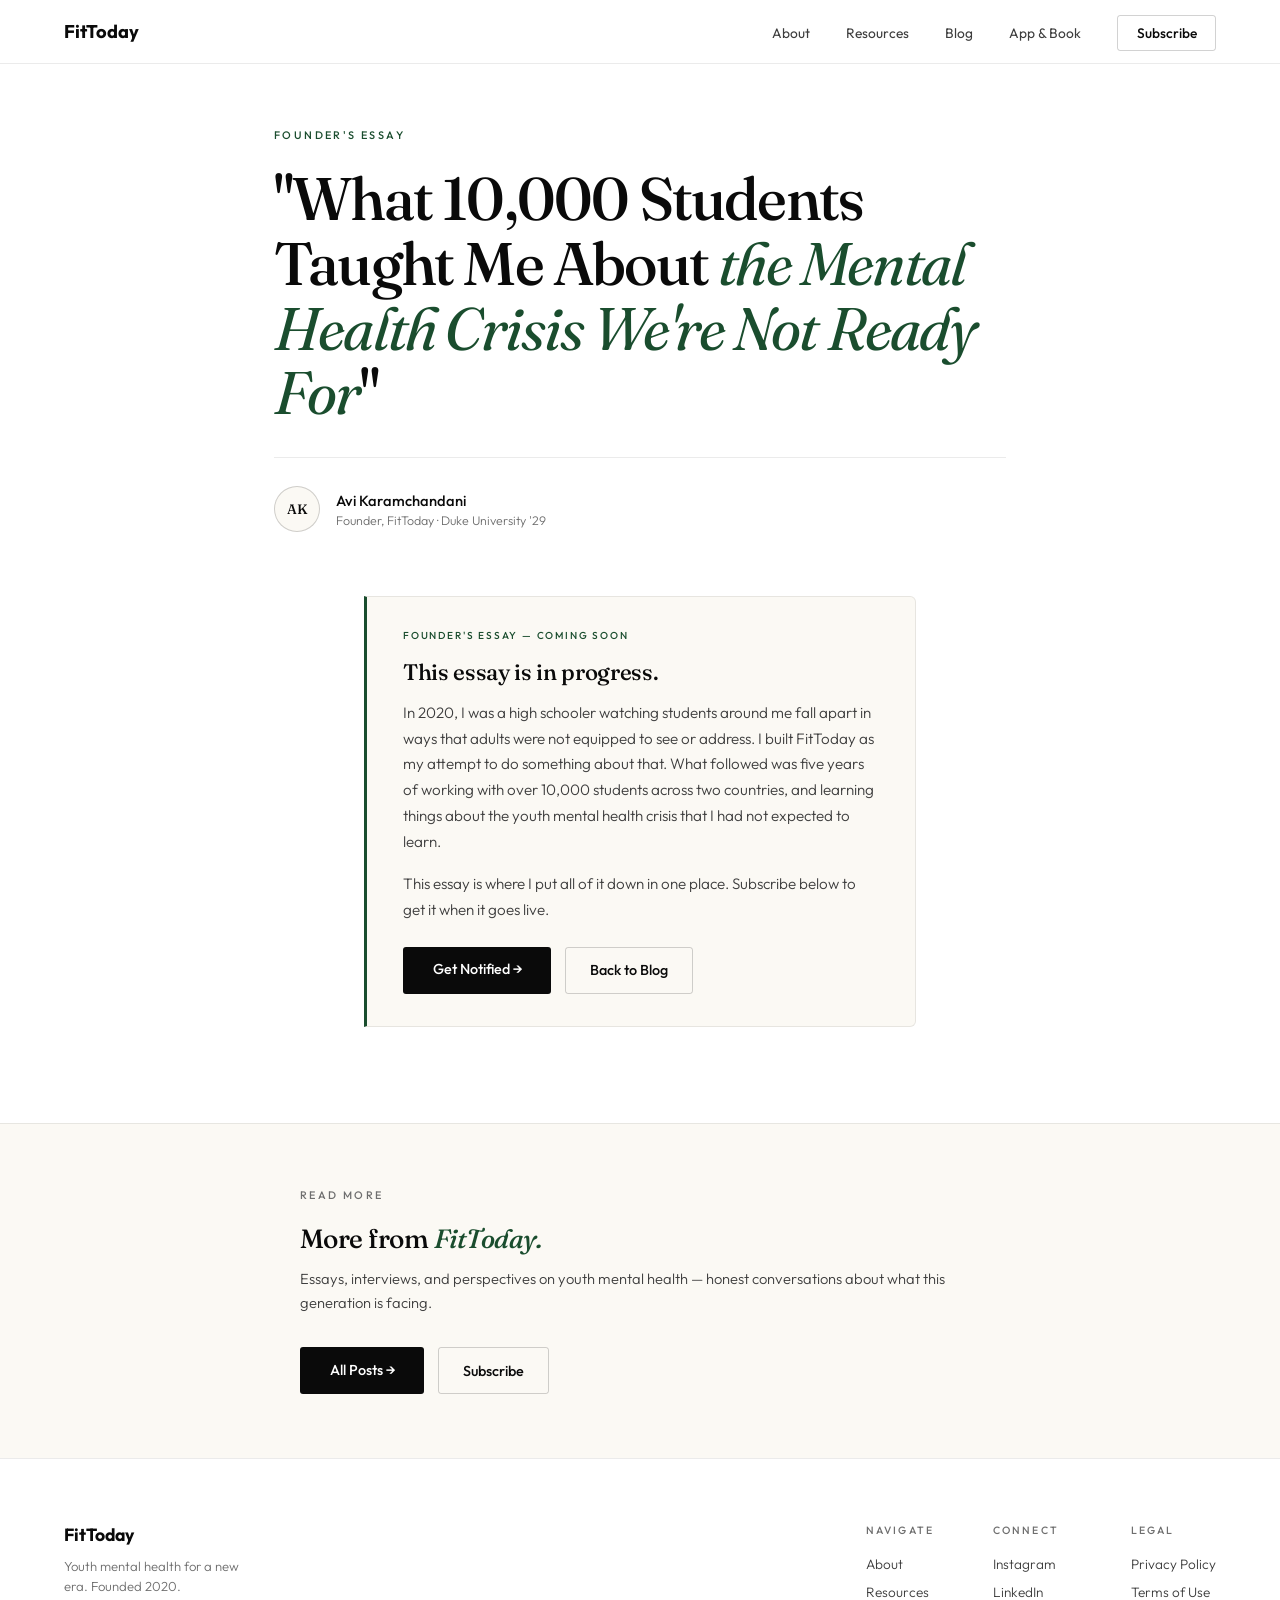
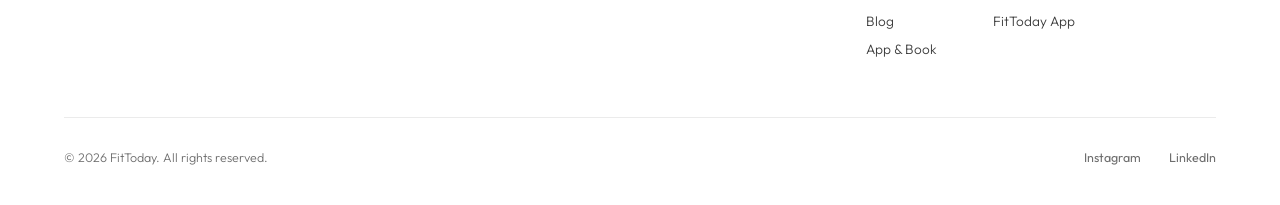
<file: blog/founders-essay.html>
<!DOCTYPE html>
<html lang="en">
<head>
  <meta charset="UTF-8">
  <meta name="viewport" content="width=device-width, initial-scale=1.0">

  <title>What 10,000 Students Taught Me About the Mental Health Crisis — FitToday</title>
  <meta name="description" content="Avi Karamchandani, founder of FitToday, on what five years of building a youth mental health platform revealed about the crisis we are not ready for.">
  <meta name="author" content="Avi Karamchandani">

  <meta property="og:type"        content="article">
  <meta property="og:url"         content="https://fittoday.co/blog/founders-essay.html">
  <meta property="og:title"       content="What 10,000 Students Taught Me About the Mental Health Crisis — FitToday">
  <meta property="og:description" content="Avi Karamchandani on what five years of building a youth mental health platform revealed about the crisis we are not ready for.">
  <meta property="og:image"       content="https://images.unsplash.com/photo-1469474968028-56623f02e42e?auto=format&fit=crop&w=1200&q=85">
  <meta name="twitter:card"       content="summary_large_image">

  <link rel="icon" href="/favicon.ico" type="image/x-icon">
  <link rel="preconnect" href="https://fonts.googleapis.com">
  <link rel="preconnect" href="https://fonts.gstatic.com" crossorigin>
  <link href="https://fonts.googleapis.com/css2?family=Fraunces:ital,opsz,wght@0,9..144,300;0,9..144,500;0,9..144,600;1,9..144,400&family=Outfit:wght@300;400;500;600;700&display=swap" rel="stylesheet">
  <link rel="stylesheet" href="../css/styles.css">

  <style>
    .post-header {
      padding: 8rem 5% 4rem; background: var(--white);
      max-width: 860px; margin: 0 auto;
    }
    .post-category {
      font-size: 0.68rem; font-weight: 500; letter-spacing: 0.22em;
      text-transform: uppercase; color: var(--accent); margin-bottom: 1.5rem; display: block;
    }
    .post-title {
      font-family: 'Fraunces', serif; font-weight: 500;
      font-size: clamp(2rem, 5vw, 3.75rem);
      line-height: 1.08; letter-spacing: -0.03em; color: var(--ink); margin-bottom: 2rem;
    }
    .post-title em { font-style: italic; color: var(--accent); font-weight: 400; }
    .post-byline {
      display: flex; align-items: center; gap: 1rem;
      padding-top: 1.75rem; border-top: 1px solid var(--border);
    }
    .byline-avatar {
      width: 46px; height: 46px; border-radius: 50%;
      background: var(--paper); border: 1px solid var(--border-2);
      display: flex; align-items: center; justify-content: center;
      font-family: 'Fraunces', serif; font-weight: 500;
      font-size: 0.85rem; color: var(--ink); flex-shrink: 0;
    }
    .byline-name { font-size: 0.92rem; font-weight: 500; color: var(--ink); }
    .byline-meta { font-size: 0.78rem; color: var(--ink-3); margin-top: 0.2rem; font-weight: 300; }

    .coming-soon-section { max-width: 680px; margin: 0 auto 6rem; padding: 0 5%; }
    .coming-soon-banner {
      background: var(--paper); border: 1px solid var(--border);
      border-left: 3px solid var(--accent);
      border-radius: 0 6px 6px 0; padding: 2rem 2.25rem; margin-bottom: 3rem;
    }
    .coming-soon-badge {
      font-size: 0.63rem; font-weight: 500; letter-spacing: 0.18em;
      text-transform: uppercase; color: var(--accent); margin-bottom: 1rem; display: block;
    }
    .coming-soon-heading {
      font-family: 'Fraunces', serif; font-weight: 500;
      font-size: 1.4rem; color: var(--ink); letter-spacing: -0.015em;
      line-height: 1.25; margin-bottom: 0.85rem;
    }
    .coming-soon-body { font-size: 0.95rem; color: var(--ink-2); line-height: 1.7; font-weight: 300; }
    .coming-soon-actions { display: flex; gap: 0.85rem; flex-wrap: wrap; margin-top: 1.5rem; }

    .post-footer { background: var(--paper); border-top: 1px solid var(--border); padding: 4rem 5%; }
    .post-footer-inner { max-width: 680px; margin: 0 auto; }
    .post-footer-label {
      font-size: 0.68rem; font-weight: 500; letter-spacing: 0.22em;
      text-transform: uppercase; color: var(--ink-3); margin-bottom: 1.25rem; display: block;
    }
    .post-footer-heading {
      font-family: 'Fraunces', serif; font-weight: 500; font-size: 1.65rem;
      color: var(--ink); letter-spacing: -0.02em; margin-bottom: 0.75rem;
    }
    .post-footer-heading em { font-style: italic; color: var(--accent); }
    .post-footer-sub { font-size: 0.92rem; color: var(--ink-2); line-height: 1.65; font-weight: 300; margin-bottom: 2rem; }

    @media (max-width: 960px) { .post-header { padding: 7rem 5% 3rem; } }
    @media (max-width: 600px) { .post-title { font-size: 2rem; } }
  </style>
</head>
<body>

  <nav>
    <a href="/" class="nav-logo">FitToday</a>
    <ul class="nav-links">
      <li><a href="/#about">About</a></li>
      <li><a href="/resources.html">Resources</a></li>
      <li><a href="/blog/">Blog</a></li>
      <li><a href="/#access">App &amp; Book</a></li>
      <li><a href="/#subscribe" class="nav-cta">Subscribe</a></li>
    </ul>
    <button class="hamburger" id="hamburger" aria-label="Open menu">
      <span></span><span></span><span></span>
    </button>
  </nav>

  <div class="mobile-nav" id="mobileNav">
    <a href="/#about"         onclick="closeMobile()">About</a>
    <a href="/resources.html" onclick="closeMobile()">Resources</a>
    <a href="/blog/"          onclick="closeMobile()">Blog</a>
    <a href="/#access"        onclick="closeMobile()">App &amp; Book</a>
    <a href="/#subscribe"     onclick="closeMobile()">Subscribe</a>
  </div>

  <header class="post-header">
    <span class="post-category">Founder's Essay</span>
    <h1 class="post-title">
      "What 10,000 Students Taught Me About <em>the Mental Health Crisis We're Not Ready For</em>"
    </h1>
    <div class="post-byline">
      <div class="byline-avatar">AK</div>
      <div>
        <div class="byline-name">Avi Karamchandani</div>
        <div class="byline-meta">Founder, FitToday · Duke University '29</div>
      </div>
    </div>
  </header>

  <div class="coming-soon-section">
    <div class="coming-soon-banner">
      <span class="coming-soon-badge">Founder's Essay — Coming Soon</span>
      <h2 class="coming-soon-heading">This essay is in progress.</h2>
      <p class="coming-soon-body">
        In 2020, I was a high schooler watching students around me fall apart in ways that adults were not equipped to see or address. I built FitToday as my attempt to do something about that. What followed was five years of working with over 10,000 students across two countries, and learning things about the youth mental health crisis that I had not expected to learn.
      </p>
      <p class="coming-soon-body" style="margin-top:1rem;">
        This essay is where I put all of it down in one place. Subscribe below to get it when it goes live.
      </p>
      <div class="coming-soon-actions">
        <a href="/#subscribe" class="btn-dark">Get Notified →</a>
        <a href="/blog/" class="btn-out">Back to Blog</a>
      </div>
    </div>
  </div>

  <div class="post-footer">
    <div class="post-footer-inner">
      <span class="post-footer-label">Read More</span>
      <h2 class="post-footer-heading">More from <em>FitToday.</em></h2>
      <p class="post-footer-sub">Essays, interviews, and perspectives on youth mental health — honest conversations about what this generation is facing.</p>
      <div style="display:flex;gap:0.85rem;flex-wrap:wrap;">
        <a href="/blog/" class="btn-dark">All Posts →</a>
        <a href="/#subscribe" class="btn-out">Subscribe</a>
      </div>
    </div>
  </div>

  <footer>
    <div class="footer-top">
      <div>
        <p class="footer-logo">FitToday</p>
        <p class="footer-tagline">Youth mental health for a new era. Founded 2020.</p>
      </div>
      <div class="footer-links">
        <div class="footer-col">
          <p class="footer-col-title">Navigate</p>
          <a href="/#about">About</a>
          <a href="/resources.html">Resources</a>
          <a href="/blog/">Blog</a>
          <a href="/#access">App &amp; Book</a>
        </div>
        <div class="footer-col">
          <p class="footer-col-title">Connect</p>
          <a href="https://www.instagram.com/fit2day_official/" target="_blank" rel="noopener">Instagram</a>
          <a href="https://www.linkedin.com/company/fittoday-co/about/" target="_blank" rel="noopener">LinkedIn</a>
          <a href="https://fittoday.health" target="_blank" rel="noopener">FitToday App</a>
        </div>
        <div class="footer-col">
          <p class="footer-col-title">Legal</p>
          <a href="#">Privacy Policy</a>
          <a href="#">Terms of Use</a>
        </div>
      </div>
    </div>
    <div class="footer-bottom">
      <p class="footer-copy">© 2026 FitToday. All rights reserved.</p>
      <div class="footer-social">
        <a href="https://www.instagram.com/fit2day_official/" target="_blank" rel="noopener">Instagram</a>
        <a href="https://www.linkedin.com/company/fittoday-co/about/" target="_blank" rel="noopener">LinkedIn</a>
      </div>
    </div>
  </footer>

  <script src="../js/main.js"></script>
</body>
</html>
</file>
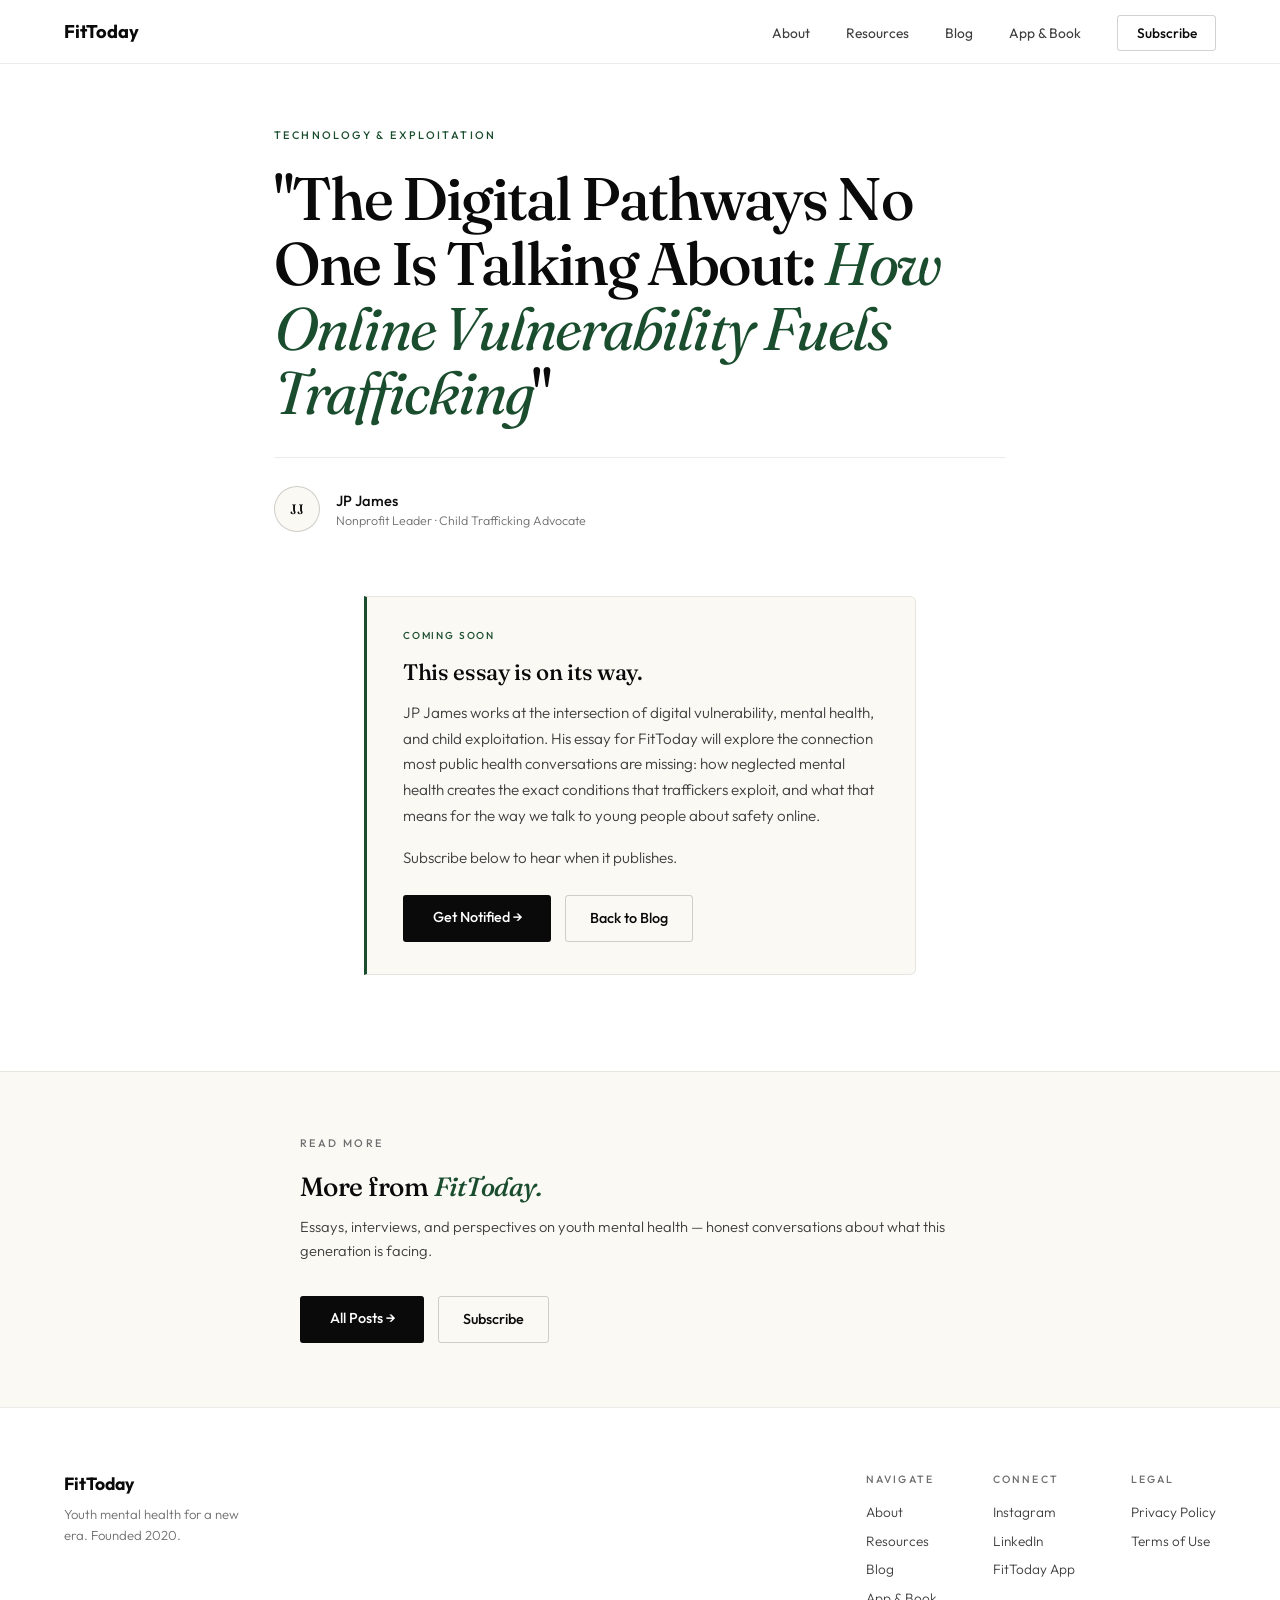
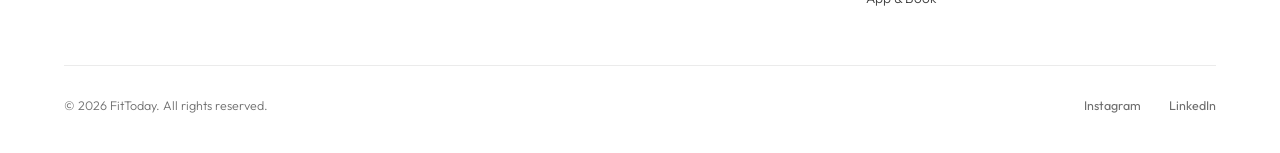
<file: blog/jp-james-digital-pathways.html>
<!DOCTYPE html>
<html lang="en">
<head>
  <meta charset="UTF-8">
  <meta name="viewport" content="width=device-width, initial-scale=1.0">

  <title>The Digital Pathways No One Is Talking About — FitToday</title>
  <meta name="description" content="JP James, nonprofit leader focused on child trafficking, on how digital vulnerability and mental health neglect create pathways to exploitation.">
  <meta name="author" content="JP James">

  <meta property="og:type"        content="article">
  <meta property="og:url"         content="https://fittoday.co/blog/jp-james-digital-pathways.html">
  <meta property="og:title"       content="The Digital Pathways No One Is Talking About — FitToday">
  <meta property="og:description" content="JP James on how digital vulnerability and mental health neglect create pathways to exploitation.">
  <meta property="og:image"       content="https://images.unsplash.com/photo-1469474968028-56623f02e42e?auto=format&fit=crop&w=1200&q=85">
  <meta name="twitter:card"       content="summary_large_image">

  <link rel="icon" href="/favicon.ico" type="image/x-icon">
  <link rel="preconnect" href="https://fonts.googleapis.com">
  <link rel="preconnect" href="https://fonts.gstatic.com" crossorigin>
  <link href="https://fonts.googleapis.com/css2?family=Fraunces:ital,opsz,wght@0,9..144,300;0,9..144,500;0,9..144,600;1,9..144,400&family=Outfit:wght@300;400;500;600;700&display=swap" rel="stylesheet">
  <link rel="stylesheet" href="../css/styles.css">

  <style>
    .post-header {
      padding: 8rem 5% 4rem; background: var(--white);
      max-width: 860px; margin: 0 auto;
    }
    .post-category {
      font-size: 0.68rem; font-weight: 500; letter-spacing: 0.22em;
      text-transform: uppercase; color: var(--accent); margin-bottom: 1.5rem; display: block;
    }
    .post-title {
      font-family: 'Fraunces', serif; font-weight: 500;
      font-size: clamp(2rem, 5vw, 3.75rem);
      line-height: 1.08; letter-spacing: -0.03em; color: var(--ink); margin-bottom: 2rem;
    }
    .post-title em { font-style: italic; color: var(--accent); font-weight: 400; }
    .post-byline {
      display: flex; align-items: center; gap: 1rem;
      padding-top: 1.75rem; border-top: 1px solid var(--border);
    }
    .byline-avatar {
      width: 46px; height: 46px; border-radius: 50%;
      background: var(--paper); border: 1px solid var(--border-2);
      display: flex; align-items: center; justify-content: center;
      font-family: 'Fraunces', serif; font-weight: 500;
      font-size: 0.85rem; color: var(--ink); flex-shrink: 0;
    }
    .byline-name { font-size: 0.92rem; font-weight: 500; color: var(--ink); }
    .byline-meta { font-size: 0.78rem; color: var(--ink-3); margin-top: 0.2rem; font-weight: 300; }

    .coming-soon-section { max-width: 680px; margin: 0 auto 6rem; padding: 0 5%; }
    .coming-soon-banner {
      background: var(--paper); border: 1px solid var(--border);
      border-left: 3px solid var(--accent);
      border-radius: 0 6px 6px 0; padding: 2rem 2.25rem; margin-bottom: 3rem;
    }
    .coming-soon-badge {
      font-size: 0.63rem; font-weight: 500; letter-spacing: 0.18em;
      text-transform: uppercase; color: var(--accent); margin-bottom: 1rem; display: block;
    }
    .coming-soon-heading {
      font-family: 'Fraunces', serif; font-weight: 500;
      font-size: 1.4rem; color: var(--ink); letter-spacing: -0.015em;
      line-height: 1.25; margin-bottom: 0.85rem;
    }
    .coming-soon-body { font-size: 0.95rem; color: var(--ink-2); line-height: 1.7; font-weight: 300; }
    .coming-soon-actions { display: flex; gap: 0.85rem; flex-wrap: wrap; margin-top: 1.5rem; }

    .post-footer { background: var(--paper); border-top: 1px solid var(--border); padding: 4rem 5%; }
    .post-footer-inner { max-width: 680px; margin: 0 auto; }
    .post-footer-label {
      font-size: 0.68rem; font-weight: 500; letter-spacing: 0.22em;
      text-transform: uppercase; color: var(--ink-3); margin-bottom: 1.25rem; display: block;
    }
    .post-footer-heading {
      font-family: 'Fraunces', serif; font-weight: 500; font-size: 1.65rem;
      color: var(--ink); letter-spacing: -0.02em; margin-bottom: 0.75rem;
    }
    .post-footer-heading em { font-style: italic; color: var(--accent); }
    .post-footer-sub { font-size: 0.92rem; color: var(--ink-2); line-height: 1.65; font-weight: 300; margin-bottom: 2rem; }

    @media (max-width: 960px) { .post-header { padding: 7rem 5% 3rem; } }
    @media (max-width: 600px) { .post-title { font-size: 2rem; } }
  </style>
</head>
<body>

  <nav>
    <a href="/" class="nav-logo">FitToday</a>
    <ul class="nav-links">
      <li><a href="/#about">About</a></li>
      <li><a href="/resources.html">Resources</a></li>
      <li><a href="/blog/">Blog</a></li>
      <li><a href="/#access">App &amp; Book</a></li>
      <li><a href="/#subscribe" class="nav-cta">Subscribe</a></li>
    </ul>
    <button class="hamburger" id="hamburger" aria-label="Open menu">
      <span></span><span></span><span></span>
    </button>
  </nav>

  <div class="mobile-nav" id="mobileNav">
    <a href="/#about"         onclick="closeMobile()">About</a>
    <a href="/resources.html" onclick="closeMobile()">Resources</a>
    <a href="/blog/"          onclick="closeMobile()">Blog</a>
    <a href="/#access"        onclick="closeMobile()">App &amp; Book</a>
    <a href="/#subscribe"     onclick="closeMobile()">Subscribe</a>
  </div>

  <header class="post-header">
    <span class="post-category">Technology &amp; Exploitation</span>
    <h1 class="post-title">
      "The Digital Pathways No One Is Talking About: <em>How Online Vulnerability Fuels Trafficking</em>"
    </h1>
    <div class="post-byline">
      <div class="byline-avatar">JJ</div>
      <div>
        <div class="byline-name">JP James</div>
        <div class="byline-meta">Nonprofit Leader · Child Trafficking Advocate</div>
      </div>
    </div>
  </header>

  <div class="coming-soon-section">
    <div class="coming-soon-banner">
      <span class="coming-soon-badge">Coming Soon</span>
      <h2 class="coming-soon-heading">This essay is on its way.</h2>
      <p class="coming-soon-body">
        JP James works at the intersection of digital vulnerability, mental health, and child exploitation. His essay for FitToday will explore the connection most public health conversations are missing: how neglected mental health creates the exact conditions that traffickers exploit, and what that means for the way we talk to young people about safety online.
      </p>
      <p class="coming-soon-body" style="margin-top:1rem;">
        Subscribe below to hear when it publishes.
      </p>
      <div class="coming-soon-actions">
        <a href="/#subscribe" class="btn-dark">Get Notified →</a>
        <a href="/blog/" class="btn-out">Back to Blog</a>
      </div>
    </div>
  </div>

  <div class="post-footer">
    <div class="post-footer-inner">
      <span class="post-footer-label">Read More</span>
      <h2 class="post-footer-heading">More from <em>FitToday.</em></h2>
      <p class="post-footer-sub">Essays, interviews, and perspectives on youth mental health — honest conversations about what this generation is facing.</p>
      <div style="display:flex;gap:0.85rem;flex-wrap:wrap;">
        <a href="/blog/" class="btn-dark">All Posts →</a>
        <a href="/#subscribe" class="btn-out">Subscribe</a>
      </div>
    </div>
  </div>

  <footer>
    <div class="footer-top">
      <div>
        <p class="footer-logo">FitToday</p>
        <p class="footer-tagline">Youth mental health for a new era. Founded 2020.</p>
      </div>
      <div class="footer-links">
        <div class="footer-col">
          <p class="footer-col-title">Navigate</p>
          <a href="/#about">About</a>
          <a href="/resources.html">Resources</a>
          <a href="/blog/">Blog</a>
          <a href="/#access">App &amp; Book</a>
        </div>
        <div class="footer-col">
          <p class="footer-col-title">Connect</p>
          <a href="https://www.instagram.com/fit2day_official/" target="_blank" rel="noopener">Instagram</a>
          <a href="https://www.linkedin.com/company/fittoday-co/about/" target="_blank" rel="noopener">LinkedIn</a>
          <a href="https://fittoday.health" target="_blank" rel="noopener">FitToday App</a>
        </div>
        <div class="footer-col">
          <p class="footer-col-title">Legal</p>
          <a href="#">Privacy Policy</a>
          <a href="#">Terms of Use</a>
        </div>
      </div>
    </div>
    <div class="footer-bottom">
      <p class="footer-copy">© 2026 FitToday. All rights reserved.</p>
      <div class="footer-social">
        <a href="https://www.instagram.com/fit2day_official/" target="_blank" rel="noopener">Instagram</a>
        <a href="https://www.linkedin.com/company/fittoday-co/about/" target="_blank" rel="noopener">LinkedIn</a>
      </div>
    </div>
  </footer>

  <script src="../js/main.js"></script>
</body>
</html>
</file>
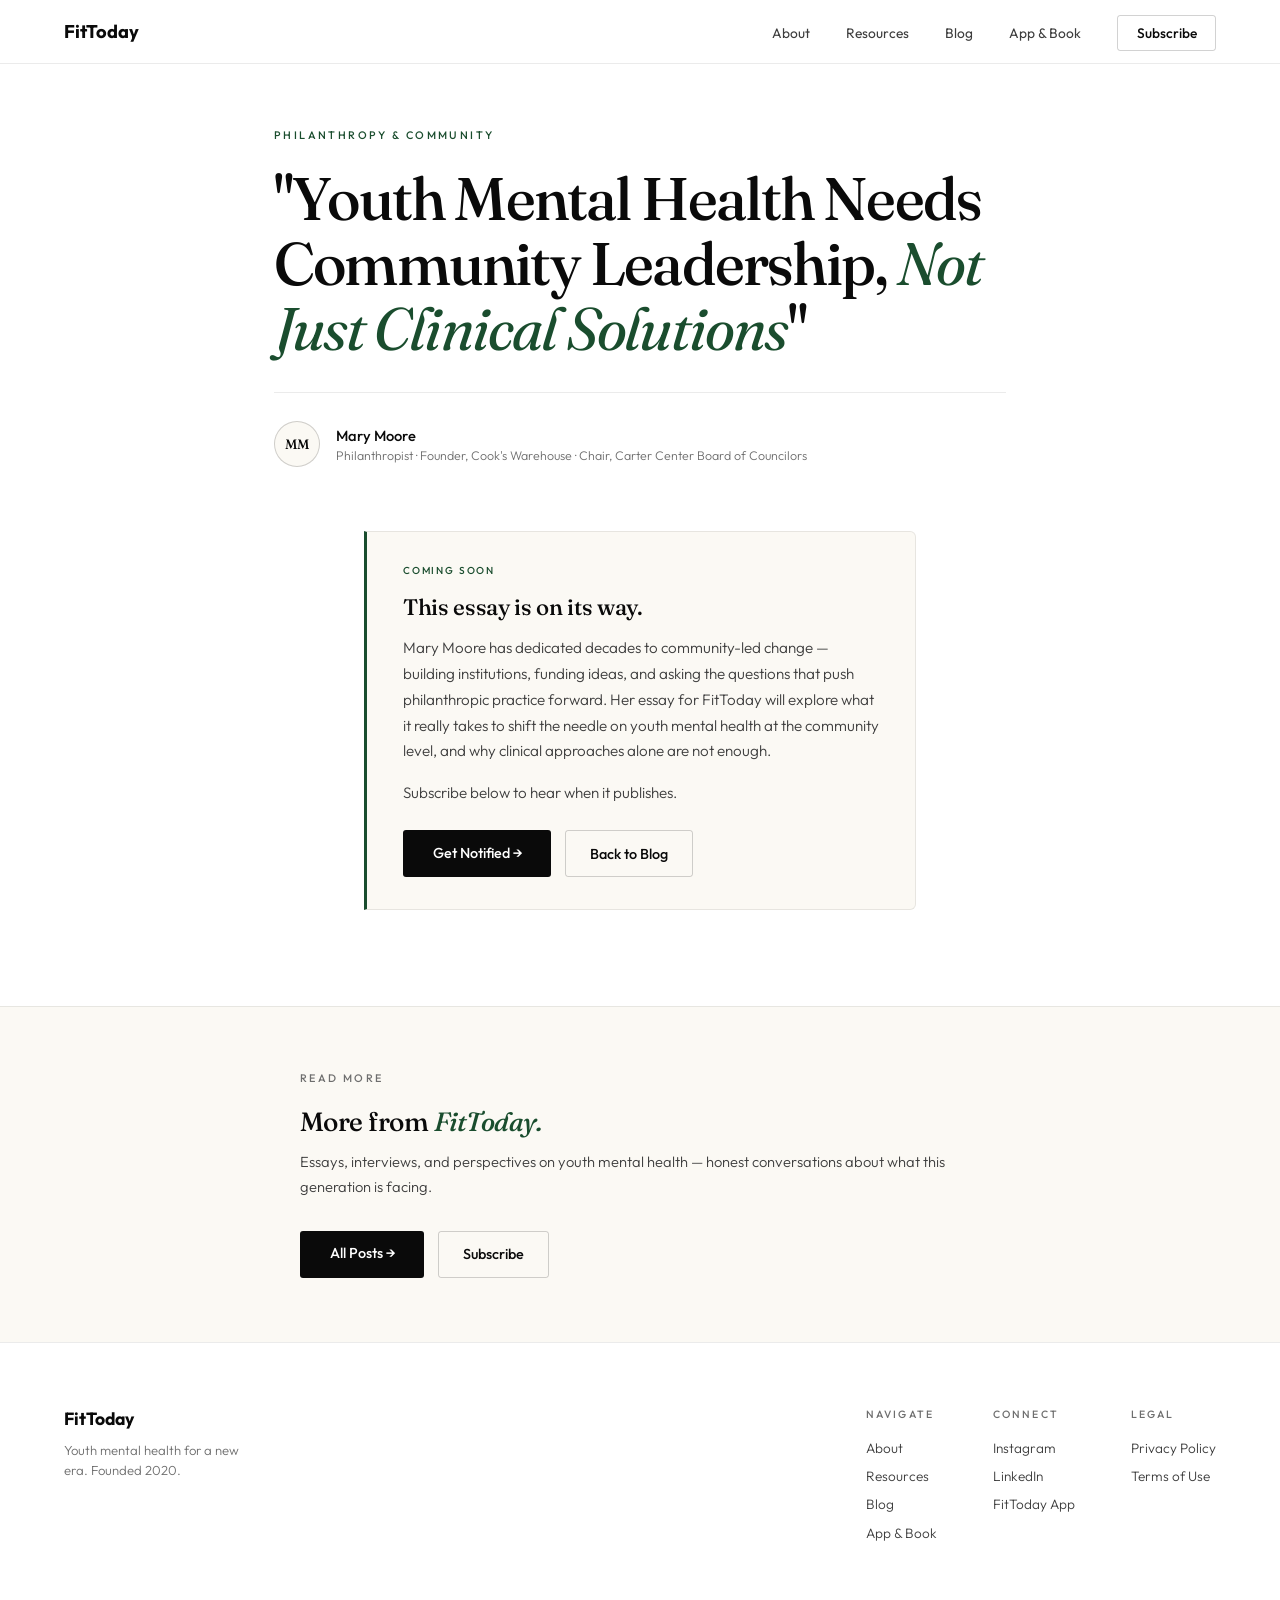
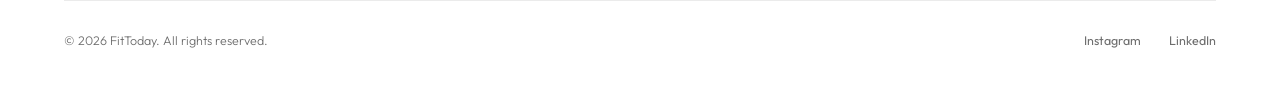
<file: blog/mary-moore-community-leadership.html>
<!DOCTYPE html>
<html lang="en">
<head>
  <meta charset="UTF-8">
  <meta name="viewport" content="width=device-width, initial-scale=1.0">

  <title>Youth Mental Health Needs Community Leadership, Not Just Clinical Solutions — FitToday</title>
  <meta name="description" content="Mary Moore, philanthropist and Chair of the Carter Center's Board of Councilors, on why lasting change in youth mental health starts with community, not clinics.">
  <meta name="author" content="Mary Moore">

  <meta property="og:type"        content="article">
  <meta property="og:url"         content="https://fittoday.co/blog/mary-moore-community-leadership.html">
  <meta property="og:title"       content="Youth Mental Health Needs Community Leadership — FitToday">
  <meta property="og:description" content="Mary Moore on why lasting change in youth mental health starts with community, not clinics.">
  <meta property="og:image"       content="https://images.unsplash.com/photo-1469474968028-56623f02e42e?auto=format&fit=crop&w=1200&q=85">
  <meta name="twitter:card"       content="summary_large_image">

  <link rel="icon" href="/favicon.ico" type="image/x-icon">
  <link rel="preconnect" href="https://fonts.googleapis.com">
  <link rel="preconnect" href="https://fonts.gstatic.com" crossorigin>
  <link href="https://fonts.googleapis.com/css2?family=Fraunces:ital,opsz,wght@0,9..144,300;0,9..144,500;0,9..144,600;1,9..144,400&family=Outfit:wght@300;400;500;600;700&display=swap" rel="stylesheet">
  <link rel="stylesheet" href="../css/styles.css">

  <style>
    /* Coming soon page layout */
    .post-header {
      padding: 8rem 5% 4rem; background: var(--white);
      max-width: 860px; margin: 0 auto;
    }
    .post-category {
      font-size: 0.68rem; font-weight: 500; letter-spacing: 0.22em;
      text-transform: uppercase; color: var(--accent); margin-bottom: 1.5rem; display: block;
    }
    .post-title {
      font-family: 'Fraunces', serif; font-weight: 500;
      font-size: clamp(2rem, 5vw, 3.75rem);
      line-height: 1.08; letter-spacing: -0.03em; color: var(--ink); margin-bottom: 2rem;
    }
    .post-title em { font-style: italic; color: var(--accent); font-weight: 400; }
    .post-byline {
      display: flex; align-items: center; gap: 1rem;
      padding-top: 1.75rem; border-top: 1px solid var(--border);
    }
    .byline-avatar {
      width: 46px; height: 46px; border-radius: 50%;
      background: var(--paper); border: 1px solid var(--border-2);
      display: flex; align-items: center; justify-content: center;
      font-family: 'Fraunces', serif; font-weight: 500;
      font-size: 0.85rem; color: var(--ink); flex-shrink: 0;
    }
    .byline-name { font-size: 0.92rem; font-weight: 500; color: var(--ink); }
    .byline-meta { font-size: 0.78rem; color: var(--ink-3); margin-top: 0.2rem; font-weight: 300; }

    /* Coming soon banner */
    .coming-soon-section {
      max-width: 680px; margin: 0 auto 6rem; padding: 0 5%;
    }
    .coming-soon-banner {
      background: var(--paper); border: 1px solid var(--border);
      border-left: 3px solid var(--accent);
      border-radius: 0 6px 6px 0; padding: 2rem 2.25rem; margin-bottom: 3rem;
    }
    .coming-soon-badge {
      font-size: 0.63rem; font-weight: 500; letter-spacing: 0.18em;
      text-transform: uppercase; color: var(--accent); margin-bottom: 1rem; display: block;
    }
    .coming-soon-heading {
      font-family: 'Fraunces', serif; font-weight: 500;
      font-size: 1.4rem; color: var(--ink); letter-spacing: -0.015em;
      line-height: 1.25; margin-bottom: 0.85rem;
    }
    .coming-soon-body {
      font-size: 0.95rem; color: var(--ink-2); line-height: 1.7; font-weight: 300;
    }
    .coming-soon-actions { display: flex; gap: 0.85rem; flex-wrap: wrap; margin-top: 1.5rem; }

    .post-footer {
      background: var(--paper); border-top: 1px solid var(--border); padding: 4rem 5%;
    }
    .post-footer-inner { max-width: 680px; margin: 0 auto; }
    .post-footer-label {
      font-size: 0.68rem; font-weight: 500; letter-spacing: 0.22em;
      text-transform: uppercase; color: var(--ink-3); margin-bottom: 1.25rem; display: block;
    }
    .post-footer-heading {
      font-family: 'Fraunces', serif; font-weight: 500; font-size: 1.65rem;
      color: var(--ink); letter-spacing: -0.02em; margin-bottom: 0.75rem;
    }
    .post-footer-heading em { font-style: italic; color: var(--accent); }
    .post-footer-sub {
      font-size: 0.92rem; color: var(--ink-2); line-height: 1.65;
      font-weight: 300; margin-bottom: 2rem;
    }

    @media (max-width: 960px) { .post-header { padding: 7rem 5% 3rem; } }
    @media (max-width: 600px) { .post-title { font-size: 2rem; } }
  </style>
</head>
<body>

  <nav>
    <a href="/" class="nav-logo">FitToday</a>
    <ul class="nav-links">
      <li><a href="/#about">About</a></li>
      <li><a href="/resources.html">Resources</a></li>
      <li><a href="/blog/">Blog</a></li>
      <li><a href="/#access">App &amp; Book</a></li>
      <li><a href="/#subscribe" class="nav-cta">Subscribe</a></li>
    </ul>
    <button class="hamburger" id="hamburger" aria-label="Open menu">
      <span></span><span></span><span></span>
    </button>
  </nav>

  <div class="mobile-nav" id="mobileNav">
    <a href="/#about"         onclick="closeMobile()">About</a>
    <a href="/resources.html" onclick="closeMobile()">Resources</a>
    <a href="/blog/"          onclick="closeMobile()">Blog</a>
    <a href="/#access"        onclick="closeMobile()">App &amp; Book</a>
    <a href="/#subscribe"     onclick="closeMobile()">Subscribe</a>
  </div>

  <header class="post-header">
    <span class="post-category">Philanthropy &amp; Community</span>
    <h1 class="post-title">
      "Youth Mental Health Needs Community Leadership, <em>Not Just Clinical Solutions</em>"
    </h1>
    <div class="post-byline">
      <div class="byline-avatar">MM</div>
      <div>
        <div class="byline-name">Mary Moore</div>
        <div class="byline-meta">Philanthropist · Founder, Cook's Warehouse · Chair, Carter Center Board of Councilors</div>
      </div>
    </div>
  </header>

  <div class="coming-soon-section">
    <div class="coming-soon-banner">
      <span class="coming-soon-badge">Coming Soon</span>
      <h2 class="coming-soon-heading">This essay is on its way.</h2>
      <p class="coming-soon-body">
        Mary Moore has dedicated decades to community-led change — building institutions, funding ideas, and asking the questions that push philanthropic practice forward. Her essay for FitToday will explore what it really takes to shift the needle on youth mental health at the community level, and why clinical approaches alone are not enough.
      </p>
      <p class="coming-soon-body" style="margin-top:1rem;">
        Subscribe below to hear when it publishes.
      </p>
      <div class="coming-soon-actions">
        <a href="/#subscribe" class="btn-dark">Get Notified →</a>
        <a href="/blog/" class="btn-out">Back to Blog</a>
      </div>
    </div>
  </div>

  <div class="post-footer">
    <div class="post-footer-inner">
      <span class="post-footer-label">Read More</span>
      <h2 class="post-footer-heading">More from <em>FitToday.</em></h2>
      <p class="post-footer-sub">Essays, interviews, and perspectives on youth mental health — honest conversations about what this generation is facing.</p>
      <div style="display:flex;gap:0.85rem;flex-wrap:wrap;">
        <a href="/blog/" class="btn-dark">All Posts →</a>
        <a href="/#subscribe" class="btn-out">Subscribe</a>
      </div>
    </div>
  </div>

  <footer>
    <div class="footer-top">
      <div>
        <p class="footer-logo">FitToday</p>
        <p class="footer-tagline">Youth mental health for a new era. Founded 2020.</p>
      </div>
      <div class="footer-links">
        <div class="footer-col">
          <p class="footer-col-title">Navigate</p>
          <a href="/#about">About</a>
          <a href="/resources.html">Resources</a>
          <a href="/blog/">Blog</a>
          <a href="/#access">App &amp; Book</a>
        </div>
        <div class="footer-col">
          <p class="footer-col-title">Connect</p>
          <a href="https://www.instagram.com/fit2day_official/" target="_blank" rel="noopener">Instagram</a>
          <a href="https://www.linkedin.com/company/fittoday-co/about/" target="_blank" rel="noopener">LinkedIn</a>
          <a href="https://fittoday.health" target="_blank" rel="noopener">FitToday App</a>
        </div>
        <div class="footer-col">
          <p class="footer-col-title">Legal</p>
          <a href="#">Privacy Policy</a>
          <a href="#">Terms of Use</a>
        </div>
      </div>
    </div>
    <div class="footer-bottom">
      <p class="footer-copy">© 2026 FitToday. All rights reserved.</p>
      <div class="footer-social">
        <a href="https://www.instagram.com/fit2day_official/" target="_blank" rel="noopener">Instagram</a>
        <a href="https://www.linkedin.com/company/fittoday-co/about/" target="_blank" rel="noopener">LinkedIn</a>
      </div>
    </div>
  </footer>

  <script src="../js/main.js"></script>
</body>
</html>
</file>
<file: css/styles.css>
/* ============================================================
   FitToday — Shared Stylesheet
   Edit this file to change colors, fonts, nav, or footer
   across every page. Page-specific styles live in <style>
   blocks inside each individual HTML file.
   ============================================================ */

/* RESET */
*, *::before, *::after { box-sizing: border-box; margin: 0; padding: 0; }

/* DESIGN TOKENS — change a color here, it updates everywhere */
:root {
  --white:    #FFFFFF;
  --warm:     #F8F5EE;
  --paper:    #FBF9F4;
  --ink:      #0A0A0A;
  --ink-2:    #3D3D3D;
  --ink-3:    #6E6E6E;
  --ink-4:    #A8A8A8;
  --border:   rgba(10,10,10,0.08);
  --border-2: rgba(10,10,10,0.18);
  --accent:   #1A4D2E;  /* deep forest green — used sparingly */
}

html { scroll-behavior: smooth; }
body {
  font-family: 'Outfit', sans-serif;
  background: var(--white);
  color: var(--ink);
  overflow-x: hidden;
  -webkit-font-smoothing: antialiased;
}
a { color: inherit; }

/* ---- NAVIGATION ---- */
nav {
  position: fixed; top: 0; left: 0; right: 0; z-index: 100;
  display: flex; align-items: center; justify-content: space-between;
  padding: 1.25rem 5%;
  background: rgba(255,255,255,0.9);
  backdrop-filter: blur(18px);
  border-bottom: 1px solid var(--border);
}
.nav-logo {
  font-family: 'Outfit', sans-serif; font-weight: 700; font-size: 1.15rem;
  color: var(--ink); text-decoration: none; letter-spacing: -0.01em;
}
.nav-links { display: flex; align-items: center; gap: 2.25rem; list-style: none; }
.nav-links a {
  text-decoration: none; color: var(--ink-2); font-size: 0.86rem;
  font-weight: 400; transition: color 0.2s;
}
.nav-links a:hover { color: var(--ink); }
.nav-cta {
  color: var(--ink) !important; border: 1px solid var(--border-2);
  padding: 0.5rem 1.15rem; border-radius: 3px; font-weight: 500 !important;
  transition: background 0.2s, border-color 0.2s !important;
}
.nav-cta:hover { background: var(--ink); color: var(--white) !important; border-color: var(--ink); }
.hamburger {
  display: none; background: none; border: none; cursor: pointer;
  flex-direction: column; gap: 5px; padding: 4px;
}
.hamburger span { display: block; width: 22px; height: 1.5px; background: var(--ink-2); transition: 0.25s; }
.mobile-nav {
  display: none; position: fixed; top: 65px; left: 0; right: 0;
  background: var(--white); border-bottom: 1px solid var(--border);
  padding: 1.25rem 5%; z-index: 99;
}
.mobile-nav a {
  display: block; color: var(--ink-2); text-decoration: none;
  font-size: 1rem; padding: 0.7rem 0; border-bottom: 1px solid var(--border);
}
.mobile-nav a:last-child { border-bottom: none; color: var(--ink); font-weight: 500; }
.mobile-nav.open { display: block; }

/* ---- LAYOUT UTILITIES ---- */
.container { max-width: 1300px; margin: 0 auto; }
.label {
  font-size: 0.68rem; font-weight: 500; letter-spacing: 0.22em;
  text-transform: uppercase; color: var(--ink-3); margin-bottom: 1.5rem; display: block;
}
.section-h2 {
  font-family: 'Fraunces', serif; font-weight: 500;
  font-size: clamp(1.9rem, 4vw, 3rem);
  color: var(--ink); letter-spacing: -0.025em; line-height: 1.1;
}
.section-h2 em { font-style: italic; color: var(--accent); }
.section-header { margin-bottom: 4rem; max-width: 800px; }
.section-sub {
  font-size: 1.05rem; color: var(--ink-2); line-height: 1.7;
  font-weight: 300; margin-top: 1.25rem; max-width: 640px;
}

/* ---- BUTTONS ---- */
.btn-dark {
  background: var(--ink); color: var(--white); font-family: 'Outfit', sans-serif;
  font-weight: 500; font-size: 0.9rem; padding: 0.85rem 1.85rem; border-radius: 3px;
  text-decoration: none; transition: background 0.2s, transform 0.15s; display: inline-block;
}
.btn-dark:hover { background: #2A2A2A; transform: translateY(-1px); }
.btn-out {
  color: var(--ink); font-family: 'Outfit', sans-serif; font-size: 0.9rem;
  font-weight: 500; text-decoration: none; padding: 0.85rem 1.5rem;
  border: 1px solid var(--border-2); border-radius: 3px;
  transition: border-color 0.2s, background 0.2s; display: inline-block;
}
.btn-out:hover { border-color: var(--ink); background: var(--paper); }

/* ---- BLOG CARDS (homepage preview + blog index) ---- */
.blog-card {
  background: var(--white); border: 1px solid var(--border); border-radius: 6px;
  padding: 2rem; transition: border-color 0.25s, transform 0.25s, box-shadow 0.25s;
  text-decoration: none; display: block; cursor: pointer;
}
.blog-card:hover {
  border-color: var(--border-2); transform: translateY(-3px);
  box-shadow: 0 12px 32px -16px rgba(10,10,10,0.08);
}
.card-badge {
  font-size: 0.63rem; font-weight: 500; letter-spacing: 0.18em;
  text-transform: uppercase; color: var(--accent); margin-bottom: 1.75rem; display: block;
}
.card-topic {
  font-size: 0.68rem; color: var(--ink-3); text-transform: uppercase;
  letter-spacing: 0.16em; font-weight: 500; margin-bottom: 0.65rem;
}
.card-title {
  font-family: 'Fraunces', serif; font-weight: 500; font-size: 1.1rem;
  color: var(--ink); line-height: 1.4; margin-bottom: 2rem; letter-spacing: -0.005em;
}
.card-author { display: flex; align-items: center; gap: 0.85rem; padding-top: 1.5rem; border-top: 1px solid var(--border); }
.author-avatar {
  width: 38px; height: 38px; border-radius: 50%; background: var(--paper);
  display: flex; align-items: center; justify-content: center;
  font-family: 'Fraunces', serif; font-weight: 500; font-size: 0.78rem;
  color: var(--ink); flex-shrink: 0; border: 1px solid var(--border-2);
}
.author-name { font-size: 0.85rem; font-weight: 500; color: var(--ink); }
.author-role { font-size: 0.72rem; color: var(--ink-3); margin-top: 0.15rem; font-weight: 300; }

/* ---- PHOTO BREAK ---- */
.photo-break { height: 50vh; min-height: 360px; position: relative; overflow: hidden; }
.photo-break img { width: 100%; height: 100%; object-fit: cover; display: block; }
.photo-break-quote {
  position: absolute; inset: 0; display: flex; align-items: center;
  justify-content: center; padding: 2rem; text-align: center;
}
.photo-break-quote::before {
  content: ''; position: absolute; inset: 0;
  background: rgba(255,255,255,0.55);
}
.photo-break-quote p {
  position: relative; font-family: 'Fraunces', serif; font-weight: 400;
  font-style: italic; font-size: clamp(1.25rem, 2.6vw, 2rem); color: var(--ink);
  max-width: 740px; line-height: 1.45; letter-spacing: -0.01em;
}

/* ---- FOOTER ---- */
footer { background: var(--white); padding: 4rem 5% 2.5rem; border-top: 1px solid var(--border); }
.footer-top {
  display: flex; justify-content: space-between; align-items: flex-start;
  flex-wrap: wrap; gap: 3rem; margin-bottom: 3rem; max-width: 1300px;
  margin-left: auto; margin-right: auto;
}
.footer-logo { font-family: 'Outfit', sans-serif; font-weight: 700; font-size: 1.1rem; color: var(--ink); margin-bottom: 0.6rem; }
.footer-tagline { font-size: 0.82rem; color: var(--ink-3); max-width: 200px; line-height: 1.55; font-weight: 300; }
.footer-links { display: flex; gap: 3.5rem; flex-wrap: wrap; }
.footer-col-title { font-size: 0.66rem; font-weight: 500; letter-spacing: 0.2em; text-transform: uppercase; color: var(--ink-3); margin-bottom: 1.1rem; }
.footer-col a { display: block; color: var(--ink-2); text-decoration: none; font-size: 0.85rem; margin-bottom: 0.65rem; font-weight: 300; transition: color 0.2s; }
.footer-col a:hover { color: var(--ink); }
.footer-bottom {
  display: flex; justify-content: space-between; align-items: center;
  flex-wrap: wrap; gap: 1rem; padding-top: 2rem; border-top: 1px solid var(--border);
  max-width: 1300px; margin: 0 auto;
}
.footer-copy { font-size: 0.78rem; color: var(--ink-3); font-weight: 300; }
.footer-social { display: flex; gap: 1.75rem; }
.footer-social a { color: var(--ink-3); text-decoration: none; font-size: 0.78rem; transition: color 0.2s; }
.footer-social a:hover { color: var(--ink); }

/* ---- SCROLL REVEAL ANIMATIONS ---- */
.reveal { opacity: 0; transform: translateY(16px); transition: opacity 0.8s ease, transform 0.8s ease; }
.reveal.visible { opacity: 1; transform: none; }
.d1 { transition-delay: 0.12s; }
.d2 { transition-delay: 0.22s; }
.d3 { transition-delay: 0.32s; }
.d4 { transition-delay: 0.42s; }

/* ---- RESPONSIVE ---- */
@media (max-width: 960px) {
  .nav-links  { display: none; }
  .hamburger  { display: flex; }
}
@media (max-width: 600px) {
  .footer-top    { flex-direction: column; }
  .footer-links  { gap: 2rem; }
  .footer-bottom { flex-direction: column; align-items: flex-start; }
}
</file>
